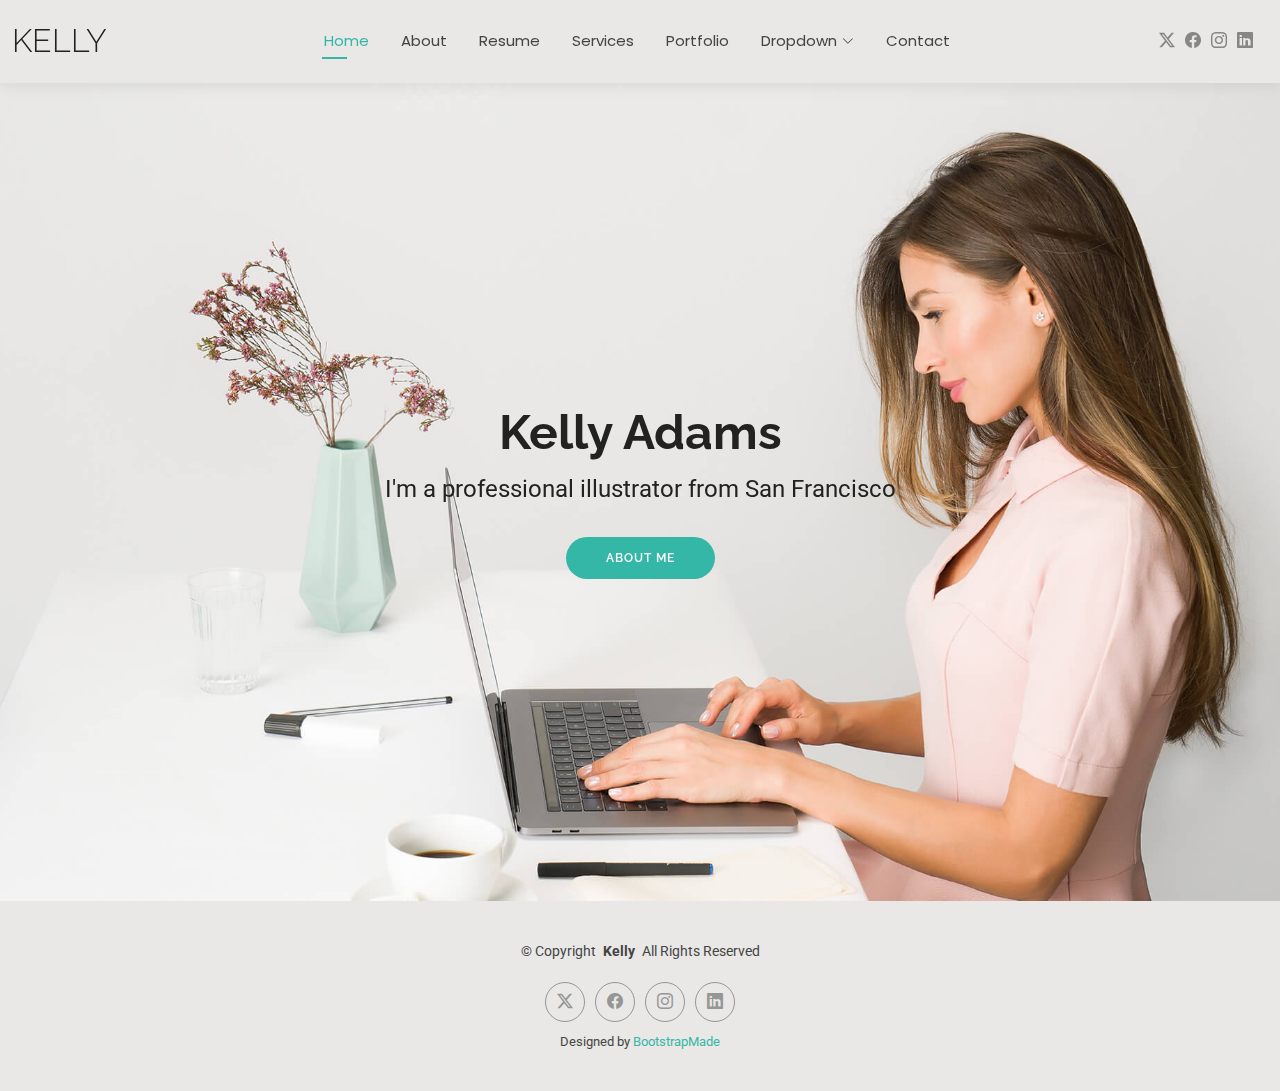
<file: index.html>
<!DOCTYPE html>
<html lang="en">

<head>
  <meta charset="utf-8">
  <meta content="width=device-width, initial-scale=1.0" name="viewport">
  <title>Index - Kelly Bootstrap Template</title>
  <meta name="description" content="">
  <meta name="keywords" content="">

  <!-- Favicons -->
  <link href="assets/img/favicon.png" rel="icon">
  <link href="assets/img/apple-touch-icon.png" rel="apple-touch-icon">

  <!-- Fonts -->
  <link href="https://fonts.googleapis.com" rel="preconnect">
  <link href="https://fonts.gstatic.com" rel="preconnect" crossorigin>
  <link href="https://fonts.googleapis.com/css2?family=Roboto:ital,wght@0,100;0,300;0,400;0,500;0,700;0,900;1,100;1,300;1,400;1,500;1,700;1,900&family=Poppins:ital,wght@0,100;0,200;0,300;0,400;0,500;0,600;0,700;0,800;0,900;1,100;1,200;1,300;1,400;1,500;1,600;1,700;1,800;1,900&family=Raleway:ital,wght@0,100;0,200;0,300;0,400;0,500;0,600;0,700;0,800;0,900;1,100;1,200;1,300;1,400;1,500;1,600;1,700;1,800;1,900&display=swap" rel="stylesheet">

  <!-- Vendor CSS Files -->
  <link href="assets/vendor/bootstrap/css/bootstrap.min.css" rel="stylesheet">
  <link href="assets/vendor/bootstrap-icons/bootstrap-icons.css" rel="stylesheet">
  <link href="assets/vendor/aos/aos.css" rel="stylesheet">
  <link href="assets/vendor/swiper/swiper-bundle.min.css" rel="stylesheet">
  <link href="assets/vendor/glightbox/css/glightbox.min.css" rel="stylesheet">

  <!-- Main CSS File -->
  <link href="assets/css/main.css" rel="stylesheet">

  <!-- =======================================================
  * Template Name: Kelly
  * Template URL: https://bootstrapmade.com/kelly-free-bootstrap-cv-resume-html-template/
  * Updated: Aug 07 2024 with Bootstrap v5.3.3
  * Author: BootstrapMade.com
  * License: https://bootstrapmade.com/license/
  ======================================================== -->
</head>

<body class="index-page">

  <header id="header" class="header d-flex align-items-center light-background sticky-top">
    <div class="container-fluid position-relative d-flex align-items-center justify-content-between">

      <a href="index.html" class="logo d-flex align-items-center me-auto me-xl-0">
        <!-- Uncomment the line below if you also wish to use an image logo -->
        <!-- <img src="assets/img/logo.png" alt=""> -->
        <h1 class="sitename">Kelly</h1>
      </a>

      <nav id="navmenu" class="navmenu">
        <ul>
          <li><a href="index.html" class="active">Home</a></li>
          <li><a href="about.html">About</a></li>
          <li><a href="resume.html">Resume</a></li>
          <li><a href="services.html">Services</a></li>
          <li><a href="portfolio.html">Portfolio</a></li>
          <li class="dropdown"><a href="#"><span>Dropdown</span> <i class="bi bi-chevron-down toggle-dropdown"></i></a>
            <ul>
              <li><a href="#">Dropdown 1</a></li>
              <li class="dropdown"><a href="#"><span>Deep Dropdown</span> <i class="bi bi-chevron-down toggle-dropdown"></i></a>
                <ul>
                  <li><a href="#">Deep Dropdown 1</a></li>
                  <li><a href="#">Deep Dropdown 2</a></li>
                  <li><a href="#">Deep Dropdown 3</a></li>
                  <li><a href="#">Deep Dropdown 4</a></li>
                  <li><a href="#">Deep Dropdown 5</a></li>
                </ul>
              </li>
              <li><a href="#">Dropdown 2</a></li>
              <li><a href="#">Dropdown 3</a></li>
              <li><a href="#">Dropdown 4</a></li>
            </ul>
          </li>
          <li><a href="contact.html">Contact</a></li>
        </ul>
        <i class="mobile-nav-toggle d-xl-none bi bi-list"></i>
      </nav>

      <div class="header-social-links">
        <a href="#" class="twitter"><i class="bi bi-twitter-x"></i></a>
        <a href="#" class="facebook"><i class="bi bi-facebook"></i></a>
        <a href="#" class="instagram"><i class="bi bi-instagram"></i></a>
        <a href="#" class="linkedin"><i class="bi bi-linkedin"></i></a>
      </div>

    </div>
  </header>

  <main class="main">

    <!-- Hero Section -->
    <section id="hero" class="hero section">

      <img src="assets/img/hero-bg.jpg" alt="" data-aos="fade-in">

      <div class="container text-center" data-aos="zoom-out" data-aos-delay="100">
        <div class="row justify-content-center">
          <div class="col-lg-8">
            <h2>Kelly Adams</h2>
            <p>I'm a professional illustrator from San Francisco</p>
            <a href="about.html" class="btn-get-started">About Me</a>
          </div>
        </div>
      </div>

    </section><!-- /Hero Section -->

  </main>

  <footer id="footer" class="footer light-background">

    <div class="container">
      <div class="copyright text-center ">
        <p>© <span>Copyright</span> <strong class="px-1 sitename">Kelly</strong> <span>All Rights Reserved<br></span></p>
      </div>
      <div class="social-links d-flex justify-content-center">
        <a href=""><i class="bi bi-twitter-x"></i></a>
        <a href=""><i class="bi bi-facebook"></i></a>
        <a href=""><i class="bi bi-instagram"></i></a>
        <a href=""><i class="bi bi-linkedin"></i></a>
      </div>
      <div class="credits">
        <!-- All the links in the footer should remain intact. -->
        <!-- You can delete the links only if you've purchased the pro version. -->
        <!-- Licensing information: https://bootstrapmade.com/license/ -->
        <!-- Purchase the pro version with working PHP/AJAX contact form: [buy-url] -->
        Designed by <a href="https://bootstrapmade.com/">BootstrapMade</a>
      </div>
    </div>

  </footer>

  <!-- Scroll Top -->
  <a href="#" id="scroll-top" class="scroll-top d-flex align-items-center justify-content-center"><i class="bi bi-arrow-up-short"></i></a>

  <!-- Preloader -->
  <div id="preloader"></div>

  <!-- Vendor JS Files -->
  <script src="assets/vendor/bootstrap/js/bootstrap.bundle.min.js"></script>
  <script src="assets/vendor/php-email-form/validate.js"></script>
  <script src="assets/vendor/aos/aos.js"></script>
  <script src="assets/vendor/waypoints/noframework.waypoints.js"></script>
  <script src="assets/vendor/purecounter/purecounter_vanilla.js"></script>
  <script src="assets/vendor/swiper/swiper-bundle.min.js"></script>
  <script src="assets/vendor/glightbox/js/glightbox.min.js"></script>
  <script src="assets/vendor/imagesloaded/imagesloaded.pkgd.min.js"></script>
  <script src="assets/vendor/isotope-layout/isotope.pkgd.min.js"></script>

  <!-- Main JS File -->
  <script src="assets/js/main.js"></script>

</body>

</html>
</file>
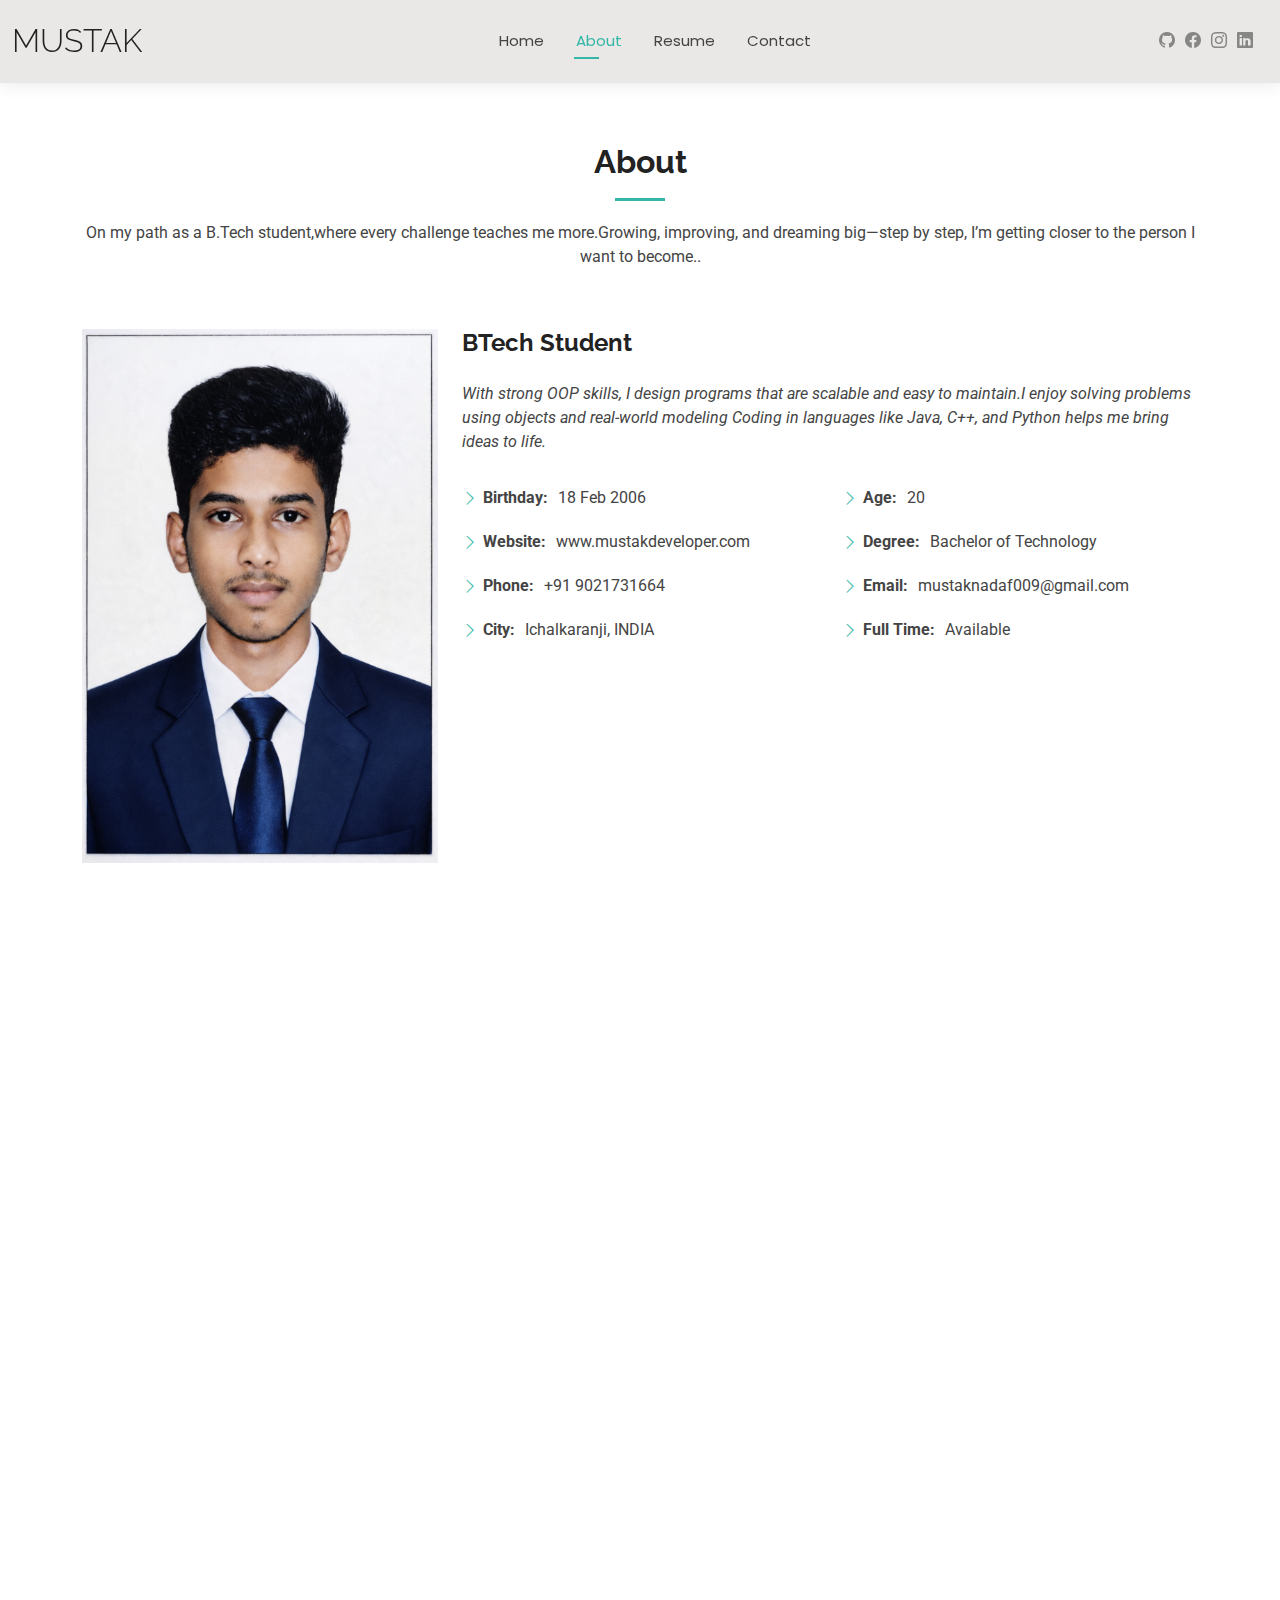
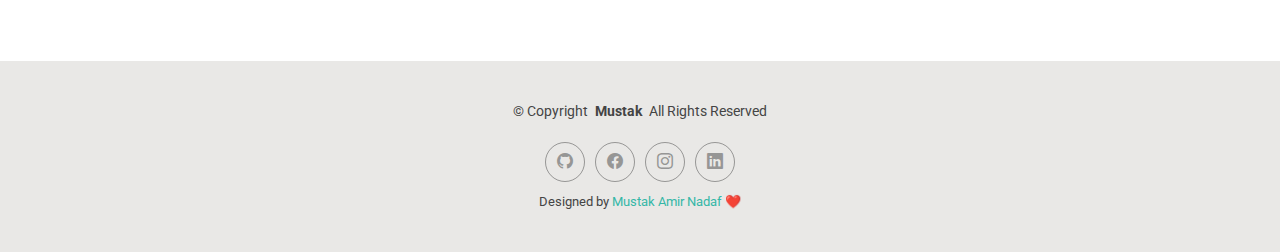
<file: about.html>
<!DOCTYPE html>
<html lang="en">

<head>
  <!-- Google tag (gtag.js) -->
  <script async src="https://www.googletagmanager.com/gtag/js?id=G-9YHCHSNNH6"></script>
  <script>
  window.dataLayer = window.dataLayer || [];
  function gtag(){dataLayer.push(arguments);}
  gtag('js', new Date());

  gtag('config', 'G-9YHCHSNNH6');
</script>
  <!-- Google Analytics Tag End-->
  <meta charset="utf-8">
  <meta content="width=device-width, initial-scale=1.0" name="viewport">
  <title>About - Mustak</title>
  <meta name="description" content="">
  <meta name="keywords" content="">

  <!-- Favicons -->
  <link href="assets/img/favicon.png" rel="icon">
  <link href="assets/img/apple-touch-icon.png" rel="apple-touch-icon">

  <!-- Fonts -->
  <link href="https://fonts.googleapis.com" rel="preconnect">
  <link href="https://fonts.gstatic.com" rel="preconnect" crossorigin>
  <link href="https://fonts.googleapis.com/css2?family=Roboto:ital,wght@0,100;0,300;0,400;0,500;0,700;0,900;1,100;1,300;1,400;1,500;1,700;1,900&family=Poppins:ital,wght@0,100;0,200;0,300;0,400;0,500;0,600;0,700;0,800;0,900;1,100;1,200;1,300;1,400;1,500;1,600;1,700;1,800;1,900&family=Raleway:ital,wght@0,100;0,200;0,300;0,400;0,500;0,600;0,700;0,800;0,900;1,100;1,200;1,300;1,400;1,500;1,600;1,700;1,800;1,900&display=swap" rel="stylesheet">

  <!-- Vendor CSS Files -->
  <link href="assets/vendor/bootstrap/css/bootstrap.min.css" rel="stylesheet">
  <link href="assets/vendor/bootstrap-icons/bootstrap-icons.css" rel="stylesheet">
  <link href="assets/vendor/aos/aos.css" rel="stylesheet">
  <link href="assets/vendor/swiper/swiper-bundle.min.css" rel="stylesheet">
  <link href="assets/vendor/glightbox/css/glightbox.min.css" rel="stylesheet">

  <!-- Main CSS File -->
  <link href="assets/css/main.css" rel="stylesheet">

</head>

<body class="about-page">

  <header id="header" class="header d-flex align-items-center light-background sticky-top">
    <div class="container-fluid position-relative d-flex align-items-center justify-content-between">

      <a href="index.html" class="logo d-flex align-items-center me-auto me-xl-0">
        <!-- Uncomment the line below if you also wish to use an image logo -->
        <!-- <img src="assets/img/logo.png" alt=""> -->
        <h1 class="sitename">Mustak</h1>
      </a>

      <nav id="navmenu" class="navmenu">
        <ul>
          <li><a href="index.html">Home</a></li>
          <li><a href="about.html" class="active">About</a></li>
          <li><a href="resume.html">Resume</a></li>
          <li><a href="contact.html">Contact</a></li>
        </ul>
        <i class="mobile-nav-toggle d-xl-none bi bi-list"></i>
      </nav>

      <div class="header-social-links">
        <a href="https://www.github.com/Mustak-09" class="github"><i class="bi bi-github"></i></a>
        <a href="https://www.facebook.com/Mustak Nadaf/" class="facebook"><i class="bi bi-facebook"></i></a>
        <a href="https://www.instagram.com/mr_mushh_09/" class="instagram"><i class="bi bi-instagram"></i></a>
        <a href="http://www.linkedin.com/in/mustak-nadaf-9709a3379" class="linkedin"><i class="bi bi-linkedin"></i></a>
      </div>

    </div>
  </header>

  <main class="main">

    <!-- About Section -->
    <section id="about" class="about section">

      <!-- Section Title -->
      <div class="container section-title" data-aos="fade-up">
        <h2>About</h2>
        <p>On my path as a B.Tech student,where every challenge teaches me more.Growing, improving, and dreaming big—step by step, I’m getting closer
          to the person I want to become..</p>
      </div><!-- End Section Title -->

      <div class="container" data-aos="fade-up" data-aos-delay="100">

        <div class="row gy-4 justify-content-center">
          <div class="col-lg-4">
            <img src="assets\img\myimage.png" class="img-fluid" alt="Mustak Nadaf">
          </div>
          <div class="col-lg-8 content">
            <h2>BTech Student</h2>
            <p class="fst-italic py-3">
              With strong OOP skills, I design programs that are scalable and easy to maintain.I enjoy solving problems using objects and real-world modeling Coding in languages like Java, C++, and Python
              helps me bring ideas to life.
            </p>
            <div class="row">
              <div class="col-lg-6">
                <ul>
                  <li><i class="bi bi-chevron-right"></i> <strong>Birthday:</strong> <span>18 Feb 2006</span></li>
                  <li><i class="bi bi-chevron-right"></i> <strong>Website:</strong> <span>www.mustakdeveloper.com</span></li>
                  <li><i class="bi bi-chevron-right"></i> <strong>Phone:</strong> <span>+91 9021731664</span></li>
                  <li><i class="bi bi-chevron-right"></i> <strong>City:</strong> <span>Ichalkaranji, INDIA</span></li>
                </ul>
              </div>
              <div class="col-lg-6">
                <ul>
                  <li><i class="bi bi-chevron-right"></i> <strong>Age:</strong> <span>20</span></li>
                  <li><i class="bi bi-chevron-right"></i> <strong>Degree:</strong> <span>Bachelor of Technology</span></li>
                  <li><i class="bi bi-chevron-right"></i> <strong>Email:</strong> <span>mustaknadaf009@gmail.com</span></li>
                  <li><i class="bi bi-chevron-right"></i> <strong>Full Time:</strong> <span>Available</span></li>
                </ul>
              </div>
            </div>
            
          </div>
        </div>

      </div>

    </section><!-- /About Section -->

    <!-- Skills Section -->
    <section id="skills" class="skills section">

      <!-- Section Title -->
      <div class="container section-title" data-aos="fade-up">
        <h2>Skills</h2>
       
      </div><!-- End Section Title -->

      <div class="container" data-aos="fade-up" data-aos-delay="100">

        <div class="row skills-content skills-animation">

          <div class="col-lg-6">

            <div class="progress">
              <span class="skill"><span>Java</span> <i class="val">90%</i></span>
              <div class="progress-bar-wrap">
                <div class="progress-bar" role="progressbar" aria-valuenow="90" aria-valuemin="0" aria-valuemax="100"></div>
              </div>
            </div><!-- End Skills Item -->

            <div class="progress">
              <span class="skill"><span>Python</span> <i class="val">90%</i></span>
              <div class="progress-bar-wrap">
                <div class="progress-bar" role="progressbar" aria-valuenow="90" aria-valuemin="0" aria-valuemax="100"></div>
              </div>
            </div><!-- End Skills Item -->

            <div class="progress">
              <span class="skill"><span>SQL</span> <i class="val">75%</i></span>
              <div class="progress-bar-wrap">
                <div class="progress-bar" role="progressbar" aria-valuenow="75" aria-valuemin="0" aria-valuemax="100"></div>
              </div>
            </div><!-- End Skills Item -->

            <div class="progress">
              <span class="skill"><span>Communication</span> <i class="val">90%</i></span>
              <div class="progress-bar-wrap">
                <div class="progress-bar" role="progressbar" aria-valuenow="90" aria-valuemin="0" aria-valuemax="100"></div>
              </div>
            </div><!-- End Skills Item -->

            <div class="progress">
              <span class="skill"><span>HTML 5</span> <i class="val">95%</i></span>
              <div class="progress-bar-wrap">
                <div class="progress-bar" role="progressbar" aria-valuenow="85" aria-valuemin="0" aria-valuemax="100"></div>
              </div>
            </div><!-- End Skills Item -->
            
            <div class="progress">
              <span class="skill"><span>CSS</span> <i class="val">90%</i></span>
              <div class="progress-bar-wrap">
                <div class="progress-bar" role="progressbar" aria-valuenow="90" aria-valuemin="0" aria-valuemax="100"></div>
              </div>
            </div><!-- End Skills Item -->

            <div class="progress">
              <span class="skill"><span>Java Script</span> <i class="val">75%</i></span>
              <div class="progress-bar-wrap">
                <div class="progress-bar" role="progressbar" aria-valuenow="95" aria-valuemin="0" aria-valuemax="100"></div>
              </div>
            </div><!-- End Skills Item -->

            <div class="progress">
              <span class="skill"><span>C++</span> <i class="val">90%</i></span>
              <div class="progress-bar-wrap">
                <div class="progress-bar" role="progressbar" aria-valuenow="90" aria-valuemin="0" aria-valuemax="100"></div>
              </div>
            </div><!-- End Skills Item -->

          </div>

          <div class="col-lg-6">

            <div class="progress">
              <span class="skill"><span>PHP</span> <i class="val">85%</i></span>
              <div class="progress-bar-wrap">
                <div class="progress-bar" role="progressbar" aria-valuenow="95" aria-valuemin="0" aria-valuemax="100"></div>
              </div>
            </div><!-- End Skills Item -->

            <div class="progress">
              <span class="skill"><span>Team Management</span> <i class="val">85%</i></span>
              <div class="progress-bar-wrap">
                <div class="progress-bar" role="progressbar" aria-valuenow="85" aria-valuemin="0" aria-valuemax="100"></div>
              </div>
            </div><!-- End Skills Item -->

            <div class="progress">
              <span class="skill"><span>DSA</span> <i class="val">65%</i></span>
              <div class="progress-bar-wrap">
                <div class="progress-bar" role="progressbar" aria-valuenow="95" aria-valuemin="0" aria-valuemax="100"></div>
              </div>
            </div><!-- End Skills Item -->

            <div class="progress">
              <span class="skill"><span>Version Control</span> <i class="val">75%</i></span>
              <div class="progress-bar-wrap">
                <div class="progress-bar" role="progressbar" aria-valuenow="95" aria-valuemin="0" aria-valuemax="100"></div>
              </div>
            </div><!-- End Skills Item -->

            <div class="progress">
              <span class="skill"><span>Critical Thinking</span> <i class="val">80%</i></span>
              <div class="progress-bar-wrap">
                <div class="progress-bar" role="progressbar" aria-valuenow="85" aria-valuemin="0" aria-valuemax="100"></div>
              </div>
            </div><!-- End Skills Item -->

            <div class="progress">
              <span class="skill"><span>Presentation Skills</span> <i class="val">95%</i></span>
              <div class="progress-bar-wrap">
                <div class="progress-bar" role="progressbar" aria-valuenow="95" aria-valuemin="0" aria-valuemax="100"></div>
              </div>
            </div><!-- End Skills Item -->

            <div class="progress">
              <span class="skill"><span>Stakeholder Communication</span> <i class="val">90%</i></span>
              <div class="progress-bar-wrap">
                <div class="progress-bar" role="progressbar" aria-valuenow="90" aria-valuemin="0" aria-valuemax="100"></div>
              </div>
            </div><!-- End Skills Item -->

            <div class="progress">
              <span class="skill"><span>Research</span> <i class="val">95%</i></span>
              <div class="progress-bar-wrap">
                <div class="progress-bar" role="progressbar" aria-valuenow="95" aria-valuemin="0" aria-valuemax="100"></div>
              </div>
            </div><!-- End Skills Item -->

          </div>

        </div>

      </div>

    </section><!-- /Skills Section -->

  </main>

  <footer id="footer" class="footer light-background">

    <div class="container">
      <div class="copyright text-center ">
        <p>© <span>Copyright</span> <strong class="px-1 sitename">Mustak</strong> <span>All Rights Reserved<br></span></p>
      </div>
      <div class="social-links d-flex justify-content-center">
        <a href="https://www.github.com/Mustak-09"><i class="bi bi-github"></i></a>
        <a href="https://www.facebook.com/Mustak Nadaf/"><i class="bi bi-facebook"></i></a>
        <a href="https://www.instagram.com/mr_mushh_09/"><i class="bi bi-instagram"></i></a>
        <a href="http://www.linkedin.com/in/mustak-nadaf-9709a3379"><i class="bi bi-linkedin"></i></a>
      </div>
      <div class="credits">
        Designed by <a href="file:///D:/HTML%20at%20home/RushiDeveloper/about.html">Mustak Amir Nadaf ❤️</a>
      </div>
    </div>

  </footer>

  <!-- Scroll Top -->
  <a href="#" id="scroll-top" class="scroll-top d-flex align-items-center justify-content-center"><i class="bi bi-arrow-up-short"></i></a>

  <!-- Preloader -->
  <div id="preloader"></div>

  <!-- Vendor JS Files -->
  <script src="assets/vendor/bootstrap/js/bootstrap.bundle.min.js"></script>
  <script src="assets/vendor/php-email-form/validate.js"></script>
  <script src="assets/vendor/aos/aos.js"></script>
  <script src="assets/vendor/waypoints/noframework.waypoints.js"></script>
  <script src="assets/vendor/purecounter/purecounter_vanilla.js"></script>
  <script src="assets/vendor/swiper/swiper-bundle.min.js"></script>
  <script src="assets/vendor/glightbox/js/glightbox.min.js"></script>
  <script src="assets/vendor/imagesloaded/imagesloaded.pkgd.min.js"></script>
  <script src="assets/vendor/isotope-layout/isotope.pkgd.min.js"></script>

  <!-- Main JS File -->
  <script src="assets/js/main.js"></script>

</body>

</html>
</file>
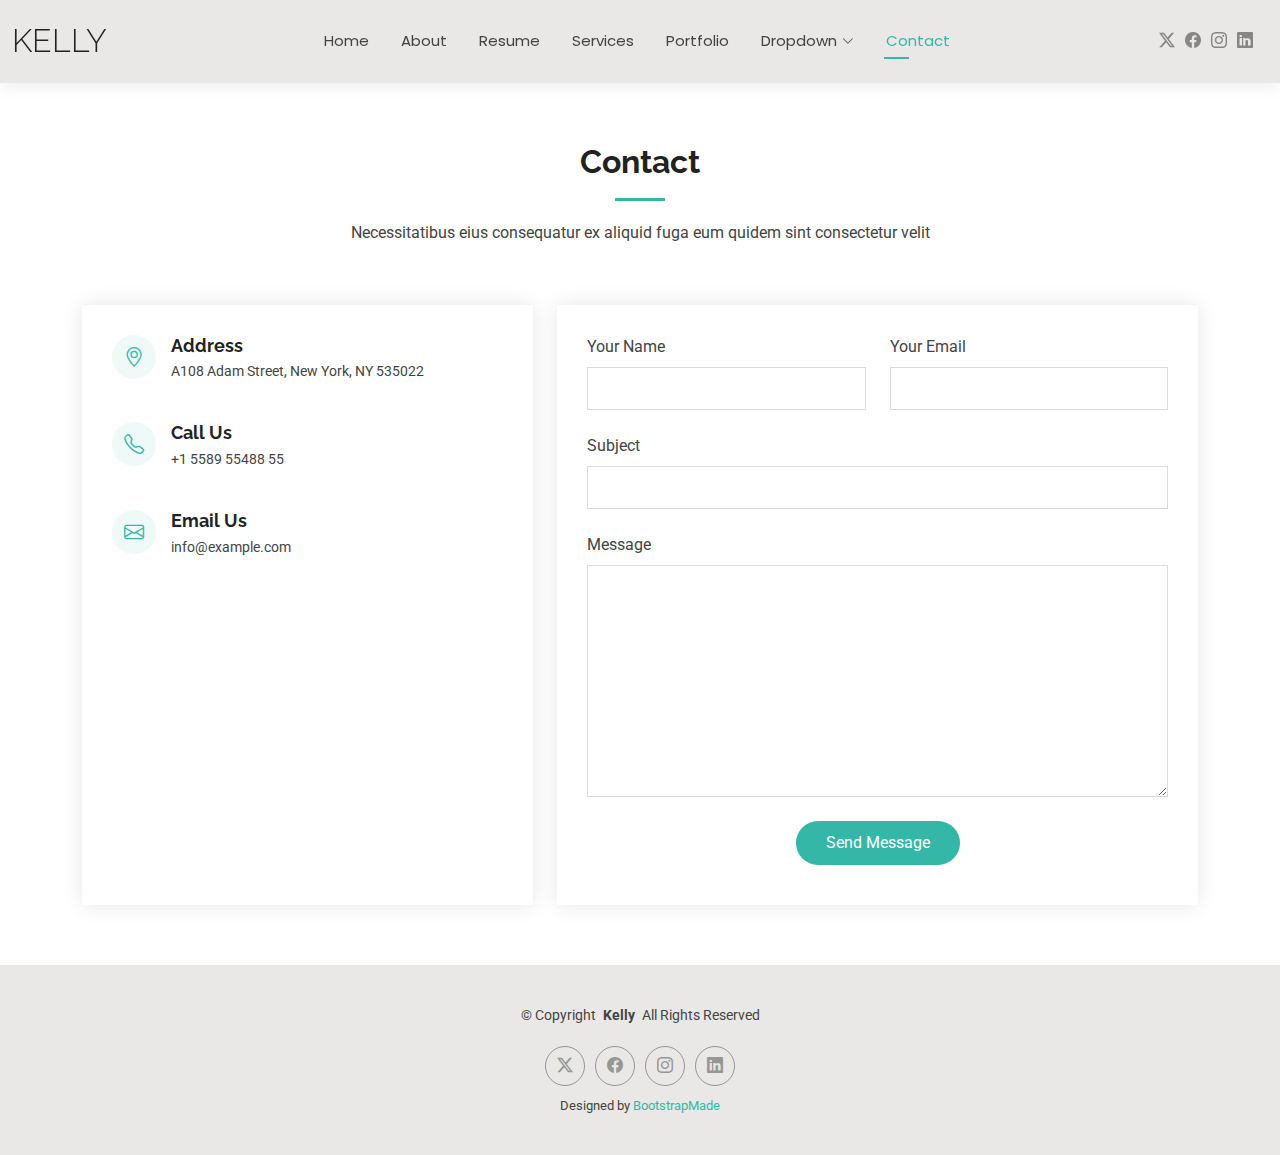
<file: contact.html>
<!DOCTYPE html>
<html lang="en">

<head>
  <meta charset="utf-8">
  <meta content="width=device-width, initial-scale=1.0" name="viewport">
  <title>Contact - Kelly Bootstrap Template</title>
  <meta name="description" content="">
  <meta name="keywords" content="">

  <!-- Favicons -->
  <link href="assets/img/favicon.png" rel="icon">
  <link href="assets/img/apple-touch-icon.png" rel="apple-touch-icon">

  <!-- Fonts -->
  <link href="https://fonts.googleapis.com" rel="preconnect">
  <link href="https://fonts.gstatic.com" rel="preconnect" crossorigin>
  <link href="https://fonts.googleapis.com/css2?family=Roboto:ital,wght@0,100;0,300;0,400;0,500;0,700;0,900;1,100;1,300;1,400;1,500;1,700;1,900&family=Poppins:ital,wght@0,100;0,200;0,300;0,400;0,500;0,600;0,700;0,800;0,900;1,100;1,200;1,300;1,400;1,500;1,600;1,700;1,800;1,900&family=Raleway:ital,wght@0,100;0,200;0,300;0,400;0,500;0,600;0,700;0,800;0,900;1,100;1,200;1,300;1,400;1,500;1,600;1,700;1,800;1,900&display=swap" rel="stylesheet">

  <!-- Vendor CSS Files -->
  <link href="assets/vendor/bootstrap/css/bootstrap.min.css" rel="stylesheet">
  <link href="assets/vendor/bootstrap-icons/bootstrap-icons.css" rel="stylesheet">
  <link href="assets/vendor/aos/aos.css" rel="stylesheet">
  <link href="assets/vendor/swiper/swiper-bundle.min.css" rel="stylesheet">
  <link href="assets/vendor/glightbox/css/glightbox.min.css" rel="stylesheet">

  <!-- Main CSS File -->
  <link href="assets/css/main.css" rel="stylesheet">

  <!-- =======================================================
  * Template Name: Kelly
  * Template URL: https://bootstrapmade.com/kelly-free-bootstrap-cv-resume-html-template/
  * Updated: Aug 07 2024 with Bootstrap v5.3.3
  * Author: BootstrapMade.com
  * License: https://bootstrapmade.com/license/
  ======================================================== -->
</head>

<body class="contact-page">

  <header id="header" class="header d-flex align-items-center light-background sticky-top">
    <div class="container-fluid position-relative d-flex align-items-center justify-content-between">

      <a href="index.html" class="logo d-flex align-items-center me-auto me-xl-0">
        <!-- Uncomment the line below if you also wish to use an image logo -->
        <!-- <img src="assets/img/logo.png" alt=""> -->
        <h1 class="sitename">Kelly</h1>
      </a>

      <nav id="navmenu" class="navmenu">
        <ul>
          <li><a href="index.html">Home</a></li>
          <li><a href="about.html">About</a></li>
          <li><a href="resume.html">Resume</a></li>
          <li><a href="services.html">Services</a></li>
          <li><a href="portfolio.html">Portfolio</a></li>
          <li class="dropdown"><a href="#"><span>Dropdown</span> <i class="bi bi-chevron-down toggle-dropdown"></i></a>
            <ul>
              <li><a href="#">Dropdown 1</a></li>
              <li class="dropdown"><a href="#"><span>Deep Dropdown</span> <i class="bi bi-chevron-down toggle-dropdown"></i></a>
                <ul>
                  <li><a href="#">Deep Dropdown 1</a></li>
                  <li><a href="#">Deep Dropdown 2</a></li>
                  <li><a href="#">Deep Dropdown 3</a></li>
                  <li><a href="#">Deep Dropdown 4</a></li>
                  <li><a href="#">Deep Dropdown 5</a></li>
                </ul>
              </li>
              <li><a href="#">Dropdown 2</a></li>
              <li><a href="#">Dropdown 3</a></li>
              <li><a href="#">Dropdown 4</a></li>
            </ul>
          </li>
          <li><a href="contact.html" class="active">Contact</a></li>
        </ul>
        <i class="mobile-nav-toggle d-xl-none bi bi-list"></i>
      </nav>

      <div class="header-social-links">
        <a href="#" class="twitter"><i class="bi bi-twitter-x"></i></a>
        <a href="#" class="facebook"><i class="bi bi-facebook"></i></a>
        <a href="#" class="instagram"><i class="bi bi-instagram"></i></a>
        <a href="#" class="linkedin"><i class="bi bi-linkedin"></i></a>
      </div>

    </div>
  </header>

  <main class="main">

    <!-- Contact Section -->
    <section id="contact" class="contact section">

      <!-- Section Title -->
      <div class="container section-title" data-aos="fade-up">
        <h2>Contact</h2>
        <p>Necessitatibus eius consequatur ex aliquid fuga eum quidem sint consectetur velit</p>
      </div><!-- End Section Title -->

      <div class="container" data-aos="fade-up" data-aos-delay="100">

        <div class="row gy-4">

          <div class="col-lg-5">

            <div class="info-wrap">
              <div class="info-item d-flex" data-aos="fade-up" data-aos-delay="200">
                <i class="bi bi-geo-alt flex-shrink-0"></i>
                <div>
                  <h3>Address</h3>
                  <p>A108 Adam Street, New York, NY 535022</p>
                </div>
              </div><!-- End Info Item -->

              <div class="info-item d-flex" data-aos="fade-up" data-aos-delay="300">
                <i class="bi bi-telephone flex-shrink-0"></i>
                <div>
                  <h3>Call Us</h3>
                  <p>+1 5589 55488 55</p>
                </div>
              </div><!-- End Info Item -->

              <div class="info-item d-flex" data-aos="fade-up" data-aos-delay="400">
                <i class="bi bi-envelope flex-shrink-0"></i>
                <div>
                  <h3>Email Us</h3>
                  <p>info@example.com</p>
                </div>
              </div><!-- End Info Item -->

              <iframe src="https://www.google.com/maps/embed?pb=!1m14!1m8!1m3!1d48389.78314118045!2d-74.006138!3d40.710059!3m2!1i1024!2i768!4f13.1!3m3!1m2!1s0x89c25a22a3bda30d%3A0xb89d1fe6bc499443!2sDowntown%20Conference%20Center!5e0!3m2!1sen!2sus!4v1676961268712!5m2!1sen!2sus" frameborder="0" style="border:0; width: 100%; height: 270px;" allowfullscreen="" loading="lazy" referrerpolicy="no-referrer-when-downgrade"></iframe>
            </div>
          </div>

          <div class="col-lg-7">
            <form action="forms/contact.php" method="post" class="php-email-form" data-aos="fade-up" data-aos-delay="200">
              <div class="row gy-4">

                <div class="col-md-6">
                  <label for="name-field" class="pb-2">Your Name</label>
                  <input type="text" name="name" id="name-field" class="form-control" required="">
                </div>

                <div class="col-md-6">
                  <label for="email-field" class="pb-2">Your Email</label>
                  <input type="email" class="form-control" name="email" id="email-field" required="">
                </div>

                <div class="col-md-12">
                  <label for="subject-field" class="pb-2">Subject</label>
                  <input type="text" class="form-control" name="subject" id="subject-field" required="">
                </div>

                <div class="col-md-12">
                  <label for="message-field" class="pb-2">Message</label>
                  <textarea class="form-control" name="message" rows="10" id="message-field" required=""></textarea>
                </div>

                <div class="col-md-12 text-center">
                  <div class="loading">Loading</div>
                  <div class="error-message"></div>
                  <div class="sent-message">Your message has been sent. Thank you!</div>

                  <button type="submit">Send Message</button>
                </div>

              </div>
            </form>
          </div><!-- End Contact Form -->

        </div>

      </div>

    </section><!-- /Contact Section -->

  </main>

  <footer id="footer" class="footer light-background">

    <div class="container">
      <div class="copyright text-center ">
        <p>© <span>Copyright</span> <strong class="px-1 sitename">Kelly</strong> <span>All Rights Reserved<br></span></p>
      </div>
      <div class="social-links d-flex justify-content-center">
        <a href=""><i class="bi bi-twitter-x"></i></a>
        <a href=""><i class="bi bi-facebook"></i></a>
        <a href=""><i class="bi bi-instagram"></i></a>
        <a href=""><i class="bi bi-linkedin"></i></a>
      </div>
      <div class="credits">
        <!-- All the links in the footer should remain intact. -->
        <!-- You can delete the links only if you've purchased the pro version. -->
        <!-- Licensing information: https://bootstrapmade.com/license/ -->
        <!-- Purchase the pro version with working PHP/AJAX contact form: [buy-url] -->
        Designed by <a href="https://bootstrapmade.com/">BootstrapMade</a>
      </div>
    </div>

  </footer>

  <!-- Scroll Top -->
  <a href="#" id="scroll-top" class="scroll-top d-flex align-items-center justify-content-center"><i class="bi bi-arrow-up-short"></i></a>

  <!-- Preloader -->
  <div id="preloader"></div>

  <!-- Vendor JS Files -->
  <script src="assets/vendor/bootstrap/js/bootstrap.bundle.min.js"></script>
  <script src="assets/vendor/php-email-form/validate.js"></script>
  <script src="assets/vendor/aos/aos.js"></script>
  <script src="assets/vendor/waypoints/noframework.waypoints.js"></script>
  <script src="assets/vendor/purecounter/purecounter_vanilla.js"></script>
  <script src="assets/vendor/swiper/swiper-bundle.min.js"></script>
  <script src="assets/vendor/glightbox/js/glightbox.min.js"></script>
  <script src="assets/vendor/imagesloaded/imagesloaded.pkgd.min.js"></script>
  <script src="assets/vendor/isotope-layout/isotope.pkgd.min.js"></script>

  <!-- Main JS File -->
  <script src="assets/js/main.js"></script>

</body>

</html>
</file>
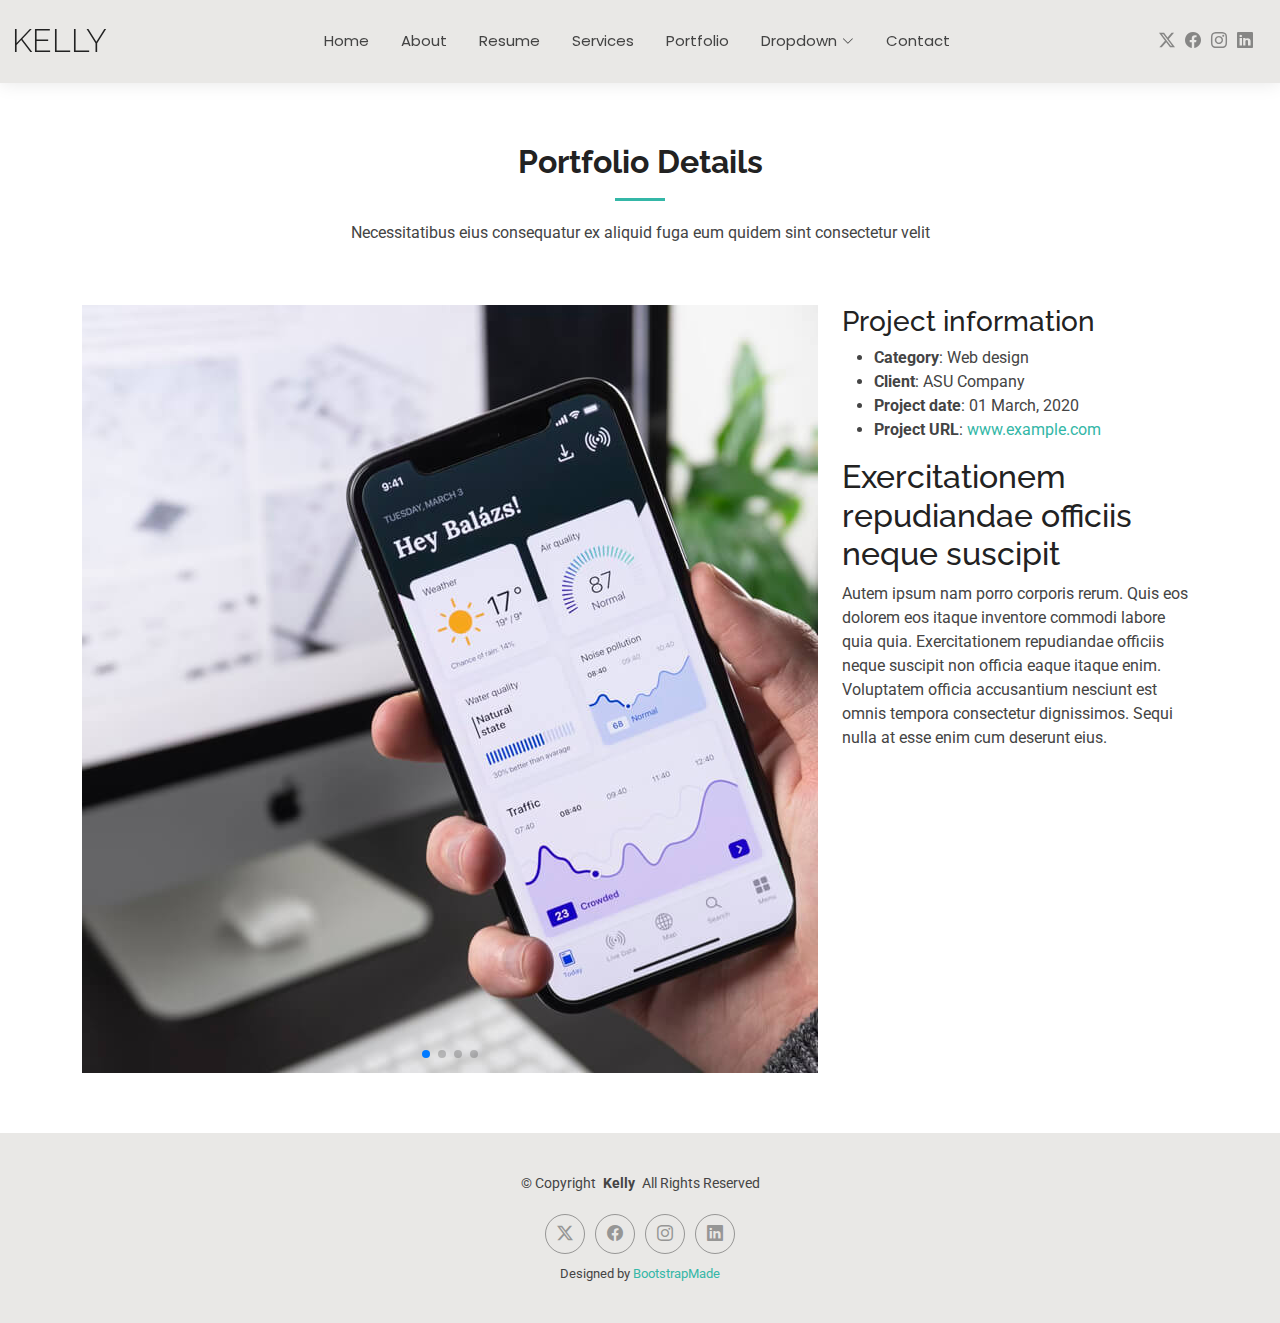
<file: portfolio-details.html>
<!DOCTYPE html>
<html lang="en">

<head>
  <meta charset="utf-8">
  <meta content="width=device-width, initial-scale=1.0" name="viewport">
  <title>Portfolio Details - Kelly Bootstrap Template</title>
  <meta name="description" content="">
  <meta name="keywords" content="">

  <!-- Favicons -->
  <link href="assets/img/favicon.png" rel="icon">
  <link href="assets/img/apple-touch-icon.png" rel="apple-touch-icon">

  <!-- Fonts -->
  <link href="https://fonts.googleapis.com" rel="preconnect">
  <link href="https://fonts.gstatic.com" rel="preconnect" crossorigin>
  <link href="https://fonts.googleapis.com/css2?family=Roboto:ital,wght@0,100;0,300;0,400;0,500;0,700;0,900;1,100;1,300;1,400;1,500;1,700;1,900&family=Poppins:ital,wght@0,100;0,200;0,300;0,400;0,500;0,600;0,700;0,800;0,900;1,100;1,200;1,300;1,400;1,500;1,600;1,700;1,800;1,900&family=Raleway:ital,wght@0,100;0,200;0,300;0,400;0,500;0,600;0,700;0,800;0,900;1,100;1,200;1,300;1,400;1,500;1,600;1,700;1,800;1,900&display=swap" rel="stylesheet">

  <!-- Vendor CSS Files -->
  <link href="assets/vendor/bootstrap/css/bootstrap.min.css" rel="stylesheet">
  <link href="assets/vendor/bootstrap-icons/bootstrap-icons.css" rel="stylesheet">
  <link href="assets/vendor/aos/aos.css" rel="stylesheet">
  <link href="assets/vendor/swiper/swiper-bundle.min.css" rel="stylesheet">
  <link href="assets/vendor/glightbox/css/glightbox.min.css" rel="stylesheet">

  <!-- Main CSS File -->
  <link href="assets/css/main.css" rel="stylesheet">

  <!-- =======================================================
  * Template Name: Kelly
  * Template URL: https://bootstrapmade.com/kelly-free-bootstrap-cv-resume-html-template/
  * Updated: Aug 07 2024 with Bootstrap v5.3.3
  * Author: BootstrapMade.com
  * License: https://bootstrapmade.com/license/
  ======================================================== -->
</head>

<body class="portfolio-details-page">

  <header id="header" class="header d-flex align-items-center light-background sticky-top">
    <div class="container-fluid position-relative d-flex align-items-center justify-content-between">

      <a href="index.html" class="logo d-flex align-items-center me-auto me-xl-0">
        <!-- Uncomment the line below if you also wish to use an image logo -->
        <!-- <img src="assets/img/logo.png" alt=""> -->
        <h1 class="sitename">Kelly</h1>
      </a>

      <nav id="navmenu" class="navmenu">
        <ul>
          <li><a href="index.html">Home</a></li>
          <li><a href="about.html">About</a></li>
          <li><a href="resume.html">Resume</a></li>
          <li><a href="services.html">Services</a></li>
          <li><a href="portfolio.html">Portfolio</a></li>
          <li class="dropdown"><a href="#"><span>Dropdown</span> <i class="bi bi-chevron-down toggle-dropdown"></i></a>
            <ul>
              <li><a href="#">Dropdown 1</a></li>
              <li class="dropdown"><a href="#"><span>Deep Dropdown</span> <i class="bi bi-chevron-down toggle-dropdown"></i></a>
                <ul>
                  <li><a href="#">Deep Dropdown 1</a></li>
                  <li><a href="#">Deep Dropdown 2</a></li>
                  <li><a href="#">Deep Dropdown 3</a></li>
                  <li><a href="#">Deep Dropdown 4</a></li>
                  <li><a href="#">Deep Dropdown 5</a></li>
                </ul>
              </li>
              <li><a href="#">Dropdown 2</a></li>
              <li><a href="#">Dropdown 3</a></li>
              <li><a href="#">Dropdown 4</a></li>
            </ul>
          </li>
          <li><a href="contact.html">Contact</a></li>
        </ul>
        <i class="mobile-nav-toggle d-xl-none bi bi-list"></i>
      </nav>

      <div class="header-social-links">
        <a href="#" class="twitter"><i class="bi bi-twitter-x"></i></a>
        <a href="#" class="facebook"><i class="bi bi-facebook"></i></a>
        <a href="#" class="instagram"><i class="bi bi-instagram"></i></a>
        <a href="#" class="linkedin"><i class="bi bi-linkedin"></i></a>
      </div>

    </div>
  </header>

  <main class="main">

    <!-- Portfolio Details Section -->
    <section id="portfolio-details" class="portfolio-details section">

      <!-- Section Title -->
      <div class="container section-title" data-aos="fade-up">
        <h2>Portfolio Details</h2>
        <p>Necessitatibus eius consequatur ex aliquid fuga eum quidem sint consectetur velit</p>
      </div><!-- End Section Title -->

      <div class="container" data-aos="fade-up" data-aos-delay="100">

        <div class="row gy-4">

          <div class="col-lg-8">
            <div class="portfolio-details-slider swiper init-swiper">

              <script type="application/json" class="swiper-config">
                {
                  "loop": true,
                  "speed": 600,
                  "autoplay": {
                    "delay": 5000
                  },
                  "slidesPerView": "auto",
                  "pagination": {
                    "el": ".swiper-pagination",
                    "type": "bullets",
                    "clickable": true
                  }
                }
              </script>

              <div class="swiper-wrapper align-items-center">

                <div class="swiper-slide">
                  <img src="assets/img/portfolio/app-1.jpg" alt="">
                </div>

                <div class="swiper-slide">
                  <img src="assets/img/portfolio/product-1.jpg" alt="">
                </div>

                <div class="swiper-slide">
                  <img src="assets/img/portfolio/branding-1.jpg" alt="">
                </div>

                <div class="swiper-slide">
                  <img src="assets/img/portfolio/books-1.jpg" alt="">
                </div>

              </div>
              <div class="swiper-pagination"></div>
            </div>
          </div>

          <div class="col-lg-4">
            <div class="portfolio-info" data-aos="fade-up" data-aos-delay="200">
              <h3>Project information</h3>
              <ul>
                <li><strong>Category</strong>: Web design</li>
                <li><strong>Client</strong>: ASU Company</li>
                <li><strong>Project date</strong>: 01 March, 2020</li>
                <li><strong>Project URL</strong>: <a href="#">www.example.com</a></li>
              </ul>
            </div>
            <div class="portfolio-description" data-aos="fade-up" data-aos-delay="300">
              <h2>Exercitationem repudiandae officiis neque suscipit</h2>
              <p>
                Autem ipsum nam porro corporis rerum. Quis eos dolorem eos itaque inventore commodi labore quia quia. Exercitationem repudiandae officiis neque suscipit non officia eaque itaque enim. Voluptatem officia accusantium nesciunt est omnis tempora consectetur dignissimos. Sequi nulla at esse enim cum deserunt eius.
              </p>
            </div>
          </div>

        </div>

      </div>

    </section><!-- /Portfolio Details Section -->

  </main>

  <footer id="footer" class="footer light-background">

    <div class="container">
      <div class="copyright text-center ">
        <p>© <span>Copyright</span> <strong class="px-1 sitename">Kelly</strong> <span>All Rights Reserved<br></span></p>
      </div>
      <div class="social-links d-flex justify-content-center">
        <a href=""><i class="bi bi-twitter-x"></i></a>
        <a href=""><i class="bi bi-facebook"></i></a>
        <a href=""><i class="bi bi-instagram"></i></a>
        <a href=""><i class="bi bi-linkedin"></i></a>
      </div>
      <div class="credits">
        <!-- All the links in the footer should remain intact. -->
        <!-- You can delete the links only if you've purchased the pro version. -->
        <!-- Licensing information: https://bootstrapmade.com/license/ -->
        <!-- Purchase the pro version with working PHP/AJAX contact form: [buy-url] -->
        Designed by <a href="https://bootstrapmade.com/">BootstrapMade</a>
      </div>
    </div>

  </footer>

  <!-- Scroll Top -->
  <a href="#" id="scroll-top" class="scroll-top d-flex align-items-center justify-content-center"><i class="bi bi-arrow-up-short"></i></a>

  <!-- Preloader -->
  <div id="preloader"></div>

  <!-- Vendor JS Files -->
  <script src="assets/vendor/bootstrap/js/bootstrap.bundle.min.js"></script>
  <script src="assets/vendor/php-email-form/validate.js"></script>
  <script src="assets/vendor/aos/aos.js"></script>
  <script src="assets/vendor/waypoints/noframework.waypoints.js"></script>
  <script src="assets/vendor/purecounter/purecounter_vanilla.js"></script>
  <script src="assets/vendor/swiper/swiper-bundle.min.js"></script>
  <script src="assets/vendor/glightbox/js/glightbox.min.js"></script>
  <script src="assets/vendor/imagesloaded/imagesloaded.pkgd.min.js"></script>
  <script src="assets/vendor/isotope-layout/isotope.pkgd.min.js"></script>

  <!-- Main JS File -->
  <script src="assets/js/main.js"></script>

</body>

</html>
</file>
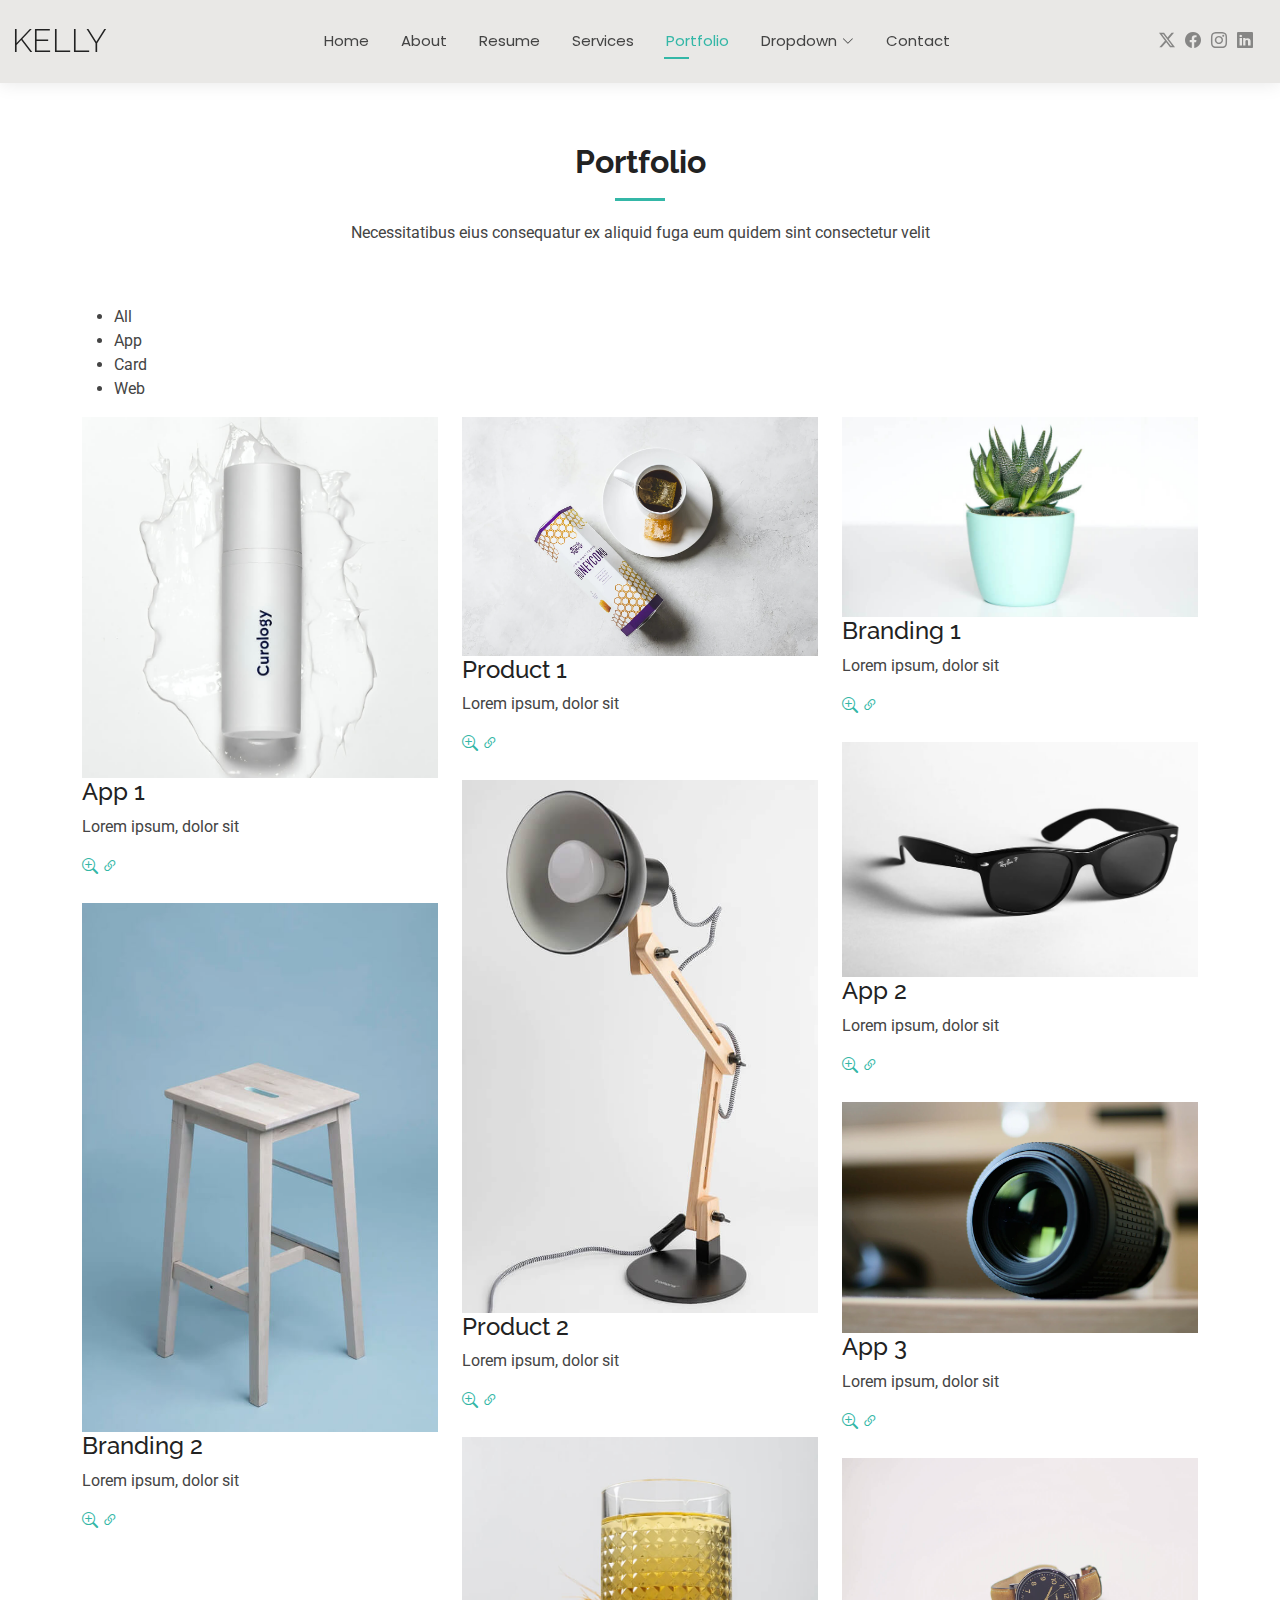
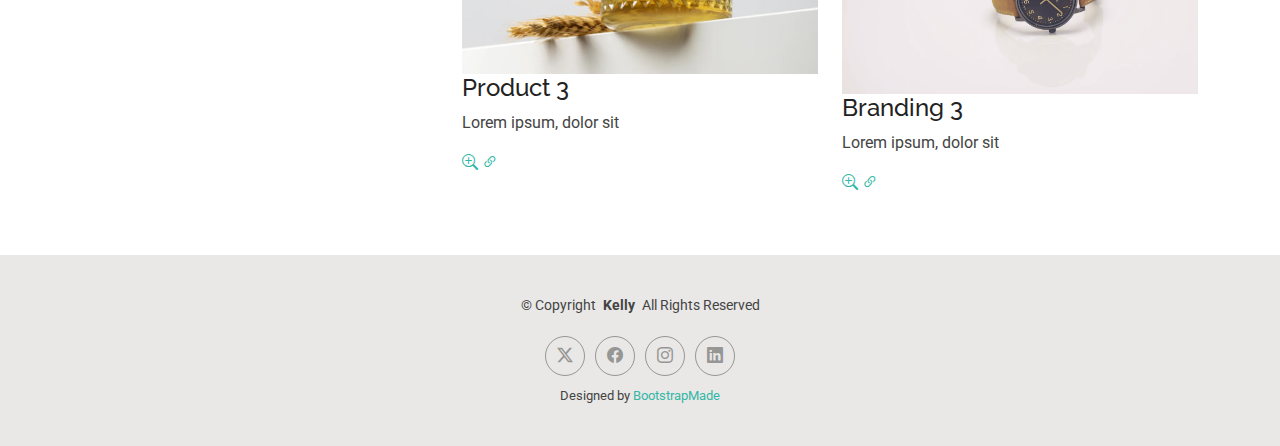
<file: portfolio.html>
<!DOCTYPE html>
<html lang="en">

<head>
  <meta charset="utf-8">
  <meta content="width=device-width, initial-scale=1.0" name="viewport">
  <title>Portfolio - Kelly Bootstrap Template</title>
  <meta name="description" content="">
  <meta name="keywords" content="">

  <!-- Favicons -->
  <link href="assets/img/favicon.png" rel="icon">
  <link href="assets/img/apple-touch-icon.png" rel="apple-touch-icon">

  <!-- Fonts -->
  <link href="https://fonts.googleapis.com" rel="preconnect">
  <link href="https://fonts.gstatic.com" rel="preconnect" crossorigin>
  <link href="https://fonts.googleapis.com/css2?family=Roboto:ital,wght@0,100;0,300;0,400;0,500;0,700;0,900;1,100;1,300;1,400;1,500;1,700;1,900&family=Poppins:ital,wght@0,100;0,200;0,300;0,400;0,500;0,600;0,700;0,800;0,900;1,100;1,200;1,300;1,400;1,500;1,600;1,700;1,800;1,900&family=Raleway:ital,wght@0,100;0,200;0,300;0,400;0,500;0,600;0,700;0,800;0,900;1,100;1,200;1,300;1,400;1,500;1,600;1,700;1,800;1,900&display=swap" rel="stylesheet">

  <!-- Vendor CSS Files -->
  <link href="assets/vendor/bootstrap/css/bootstrap.min.css" rel="stylesheet">
  <link href="assets/vendor/bootstrap-icons/bootstrap-icons.css" rel="stylesheet">
  <link href="assets/vendor/aos/aos.css" rel="stylesheet">
  <link href="assets/vendor/swiper/swiper-bundle.min.css" rel="stylesheet">
  <link href="assets/vendor/glightbox/css/glightbox.min.css" rel="stylesheet">

  <!-- Main CSS File -->
  <link href="assets/css/main.css" rel="stylesheet">

  <!-- =======================================================
  * Template Name: Kelly
  * Template URL: https://bootstrapmade.com/kelly-free-bootstrap-cv-resume-html-template/
  * Updated: Aug 07 2024 with Bootstrap v5.3.3
  * Author: BootstrapMade.com
  * License: https://bootstrapmade.com/license/
  ======================================================== -->
</head>

<body class="portfolio-page">

  <header id="header" class="header d-flex align-items-center light-background sticky-top">
    <div class="container-fluid position-relative d-flex align-items-center justify-content-between">

      <a href="index.html" class="logo d-flex align-items-center me-auto me-xl-0">
        <!-- Uncomment the line below if you also wish to use an image logo -->
        <!-- <img src="assets/img/logo.png" alt=""> -->
        <h1 class="sitename">Kelly</h1>
      </a>

      <nav id="navmenu" class="navmenu">
        <ul>
          <li><a href="index.html">Home</a></li>
          <li><a href="about.html">About</a></li>
          <li><a href="resume.html">Resume</a></li>
          <li><a href="services.html">Services</a></li>
          <li><a href="portfolio.html" class="active">Portfolio</a></li>
          <li class="dropdown"><a href="#"><span>Dropdown</span> <i class="bi bi-chevron-down toggle-dropdown"></i></a>
            <ul>
              <li><a href="#">Dropdown 1</a></li>
              <li class="dropdown"><a href="#"><span>Deep Dropdown</span> <i class="bi bi-chevron-down toggle-dropdown"></i></a>
                <ul>
                  <li><a href="#">Deep Dropdown 1</a></li>
                  <li><a href="#">Deep Dropdown 2</a></li>
                  <li><a href="#">Deep Dropdown 3</a></li>
                  <li><a href="#">Deep Dropdown 4</a></li>
                  <li><a href="#">Deep Dropdown 5</a></li>
                </ul>
              </li>
              <li><a href="#">Dropdown 2</a></li>
              <li><a href="#">Dropdown 3</a></li>
              <li><a href="#">Dropdown 4</a></li>
            </ul>
          </li>
          <li><a href="contact.html">Contact</a></li>
        </ul>
        <i class="mobile-nav-toggle d-xl-none bi bi-list"></i>
      </nav>

      <div class="header-social-links">
        <a href="#" class="twitter"><i class="bi bi-twitter-x"></i></a>
        <a href="#" class="facebook"><i class="bi bi-facebook"></i></a>
        <a href="#" class="instagram"><i class="bi bi-instagram"></i></a>
        <a href="#" class="linkedin"><i class="bi bi-linkedin"></i></a>
      </div>

    </div>
  </header>

  <main class="main">

    <!-- Portfolio Section -->
    <section id="portfolio" class="portfolio section">

      <!-- Section Title -->
      <div class="container section-title" data-aos="fade-up">
        <h2>Portfolio</h2>
        <p>Necessitatibus eius consequatur ex aliquid fuga eum quidem sint consectetur velit</p>
      </div><!-- End Section Title -->

      <div class="container">

        <div class="isotope-layout" data-default-filter="*" data-layout="masonry" data-sort="original-order">

          <ul class="portfolio-filters isotope-filters" data-aos="fade-up" data-aos-delay="100">
            <li data-filter="*" class="filter-active">All</li>
            <li data-filter=".filter-app">App</li>
            <li data-filter=".filter-product">Card</li>
            <li data-filter=".filter-branding">Web</li>
          </ul><!-- End Portfolio Filters -->

          <div class="row gy-4 isotope-container" data-aos="fade-up" data-aos-delay="200">

            <div class="col-lg-4 col-md-6 portfolio-item isotope-item filter-app">
              <img src="assets/img/masonry-portfolio/masonry-portfolio-1.jpg" class="img-fluid" alt="">
              <div class="portfolio-info">
                <h4>App 1</h4>
                <p>Lorem ipsum, dolor sit</p>
                <a href="assets/img/masonry-portfolio/masonry-portfolio-1.jpg" title="App 1" data-gallery="portfolio-gallery-app" class="glightbox preview-link"><i class="bi bi-zoom-in"></i></a>
                <a href="portfolio-details.html" title="More Details" class="details-link"><i class="bi bi-link-45deg"></i></a>
              </div>
            </div><!-- End Portfolio Item -->

            <div class="col-lg-4 col-md-6 portfolio-item isotope-item filter-product">
              <img src="assets/img/masonry-portfolio/masonry-portfolio-2.jpg" class="img-fluid" alt="">
              <div class="portfolio-info">
                <h4>Product 1</h4>
                <p>Lorem ipsum, dolor sit</p>
                <a href="assets/img/masonry-portfolio/masonry-portfolio-2.jpg" title="Product 1" data-gallery="portfolio-gallery-product" class="glightbox preview-link"><i class="bi bi-zoom-in"></i></a>
                <a href="portfolio-details.html" title="More Details" class="details-link"><i class="bi bi-link-45deg"></i></a>
              </div>
            </div><!-- End Portfolio Item -->

            <div class="col-lg-4 col-md-6 portfolio-item isotope-item filter-branding">
              <img src="assets/img/masonry-portfolio/masonry-portfolio-3.jpg" class="img-fluid" alt="">
              <div class="portfolio-info">
                <h4>Branding 1</h4>
                <p>Lorem ipsum, dolor sit</p>
                <a href="assets/img/masonry-portfolio/masonry-portfolio-3.jpg" title="Branding 1" data-gallery="portfolio-gallery-branding" class="glightbox preview-link"><i class="bi bi-zoom-in"></i></a>
                <a href="portfolio-details.html" title="More Details" class="details-link"><i class="bi bi-link-45deg"></i></a>
              </div>
            </div><!-- End Portfolio Item -->

            <div class="col-lg-4 col-md-6 portfolio-item isotope-item filter-app">
              <img src="assets/img/masonry-portfolio/masonry-portfolio-4.jpg" class="img-fluid" alt="">
              <div class="portfolio-info">
                <h4>App 2</h4>
                <p>Lorem ipsum, dolor sit</p>
                <a href="assets/img/masonry-portfolio/masonry-portfolio-4.jpg" title="App 2" data-gallery="portfolio-gallery-app" class="glightbox preview-link"><i class="bi bi-zoom-in"></i></a>
                <a href="portfolio-details.html" title="More Details" class="details-link"><i class="bi bi-link-45deg"></i></a>
              </div>
            </div><!-- End Portfolio Item -->

            <div class="col-lg-4 col-md-6 portfolio-item isotope-item filter-product">
              <img src="assets/img/masonry-portfolio/masonry-portfolio-5.jpg" class="img-fluid" alt="">
              <div class="portfolio-info">
                <h4>Product 2</h4>
                <p>Lorem ipsum, dolor sit</p>
                <a href="assets/img/masonry-portfolio/masonry-portfolio-5.jpg" title="Product 2" data-gallery="portfolio-gallery-product" class="glightbox preview-link"><i class="bi bi-zoom-in"></i></a>
                <a href="portfolio-details.html" title="More Details" class="details-link"><i class="bi bi-link-45deg"></i></a>
              </div>
            </div><!-- End Portfolio Item -->

            <div class="col-lg-4 col-md-6 portfolio-item isotope-item filter-branding">
              <img src="assets/img/masonry-portfolio/masonry-portfolio-6.jpg" class="img-fluid" alt="">
              <div class="portfolio-info">
                <h4>Branding 2</h4>
                <p>Lorem ipsum, dolor sit</p>
                <a href="assets/img/masonry-portfolio/masonry-portfolio-6.jpg" title="Branding 2" data-gallery="portfolio-gallery-branding" class="glightbox preview-link"><i class="bi bi-zoom-in"></i></a>
                <a href="portfolio-details.html" title="More Details" class="details-link"><i class="bi bi-link-45deg"></i></a>
              </div>
            </div><!-- End Portfolio Item -->

            <div class="col-lg-4 col-md-6 portfolio-item isotope-item filter-app">
              <img src="assets/img/masonry-portfolio/masonry-portfolio-7.jpg" class="img-fluid" alt="">
              <div class="portfolio-info">
                <h4>App 3</h4>
                <p>Lorem ipsum, dolor sit</p>
                <a href="assets/img/masonry-portfolio/masonry-portfolio-7.jpg" title="App 3" data-gallery="portfolio-gallery-app" class="glightbox preview-link"><i class="bi bi-zoom-in"></i></a>
                <a href="portfolio-details.html" title="More Details" class="details-link"><i class="bi bi-link-45deg"></i></a>
              </div>
            </div><!-- End Portfolio Item -->

            <div class="col-lg-4 col-md-6 portfolio-item isotope-item filter-product">
              <img src="assets/img/masonry-portfolio/masonry-portfolio-8.jpg" class="img-fluid" alt="">
              <div class="portfolio-info">
                <h4>Product 3</h4>
                <p>Lorem ipsum, dolor sit</p>
                <a href="assets/img/masonry-portfolio/masonry-portfolio-8.jpg" title="Product 3" data-gallery="portfolio-gallery-product" class="glightbox preview-link"><i class="bi bi-zoom-in"></i></a>
                <a href="portfolio-details.html" title="More Details" class="details-link"><i class="bi bi-link-45deg"></i></a>
              </div>
            </div><!-- End Portfolio Item -->

            <div class="col-lg-4 col-md-6 portfolio-item isotope-item filter-branding">
              <img src="assets/img/masonry-portfolio/masonry-portfolio-9.jpg" class="img-fluid" alt="">
              <div class="portfolio-info">
                <h4>Branding 3</h4>
                <p>Lorem ipsum, dolor sit</p>
                <a href="assets/img/masonry-portfolio/masonry-portfolio-9.jpg" title="Branding 2" data-gallery="portfolio-gallery-branding" class="glightbox preview-link"><i class="bi bi-zoom-in"></i></a>
                <a href="portfolio-details.html" title="More Details" class="details-link"><i class="bi bi-link-45deg"></i></a>
              </div>
            </div><!-- End Portfolio Item -->

          </div><!-- End Portfolio Container -->

        </div>

      </div>

    </section><!-- /Portfolio Section -->

  </main>

  <footer id="footer" class="footer light-background">

    <div class="container">
      <div class="copyright text-center ">
        <p>© <span>Copyright</span> <strong class="px-1 sitename">Kelly</strong> <span>All Rights Reserved<br></span></p>
      </div>
      <div class="social-links d-flex justify-content-center">
        <a href=""><i class="bi bi-twitter-x"></i></a>
        <a href=""><i class="bi bi-facebook"></i></a>
        <a href=""><i class="bi bi-instagram"></i></a>
        <a href=""><i class="bi bi-linkedin"></i></a>
      </div>
      <div class="credits">
        <!-- All the links in the footer should remain intact. -->
        <!-- You can delete the links only if you've purchased the pro version. -->
        <!-- Licensing information: https://bootstrapmade.com/license/ -->
        <!-- Purchase the pro version with working PHP/AJAX contact form: [buy-url] -->
        Designed by <a href="https://bootstrapmade.com/">BootstrapMade</a>
      </div>
    </div>

  </footer>

  <!-- Scroll Top -->
  <a href="#" id="scroll-top" class="scroll-top d-flex align-items-center justify-content-center"><i class="bi bi-arrow-up-short"></i></a>

  <!-- Preloader -->
  <div id="preloader"></div>

  <!-- Vendor JS Files -->
  <script src="assets/vendor/bootstrap/js/bootstrap.bundle.min.js"></script>
  <script src="assets/vendor/php-email-form/validate.js"></script>
  <script src="assets/vendor/aos/aos.js"></script>
  <script src="assets/vendor/waypoints/noframework.waypoints.js"></script>
  <script src="assets/vendor/purecounter/purecounter_vanilla.js"></script>
  <script src="assets/vendor/swiper/swiper-bundle.min.js"></script>
  <script src="assets/vendor/glightbox/js/glightbox.min.js"></script>
  <script src="assets/vendor/imagesloaded/imagesloaded.pkgd.min.js"></script>
  <script src="assets/vendor/isotope-layout/isotope.pkgd.min.js"></script>

  <!-- Main JS File -->
  <script src="assets/js/main.js"></script>

</body>

</html>
</file>
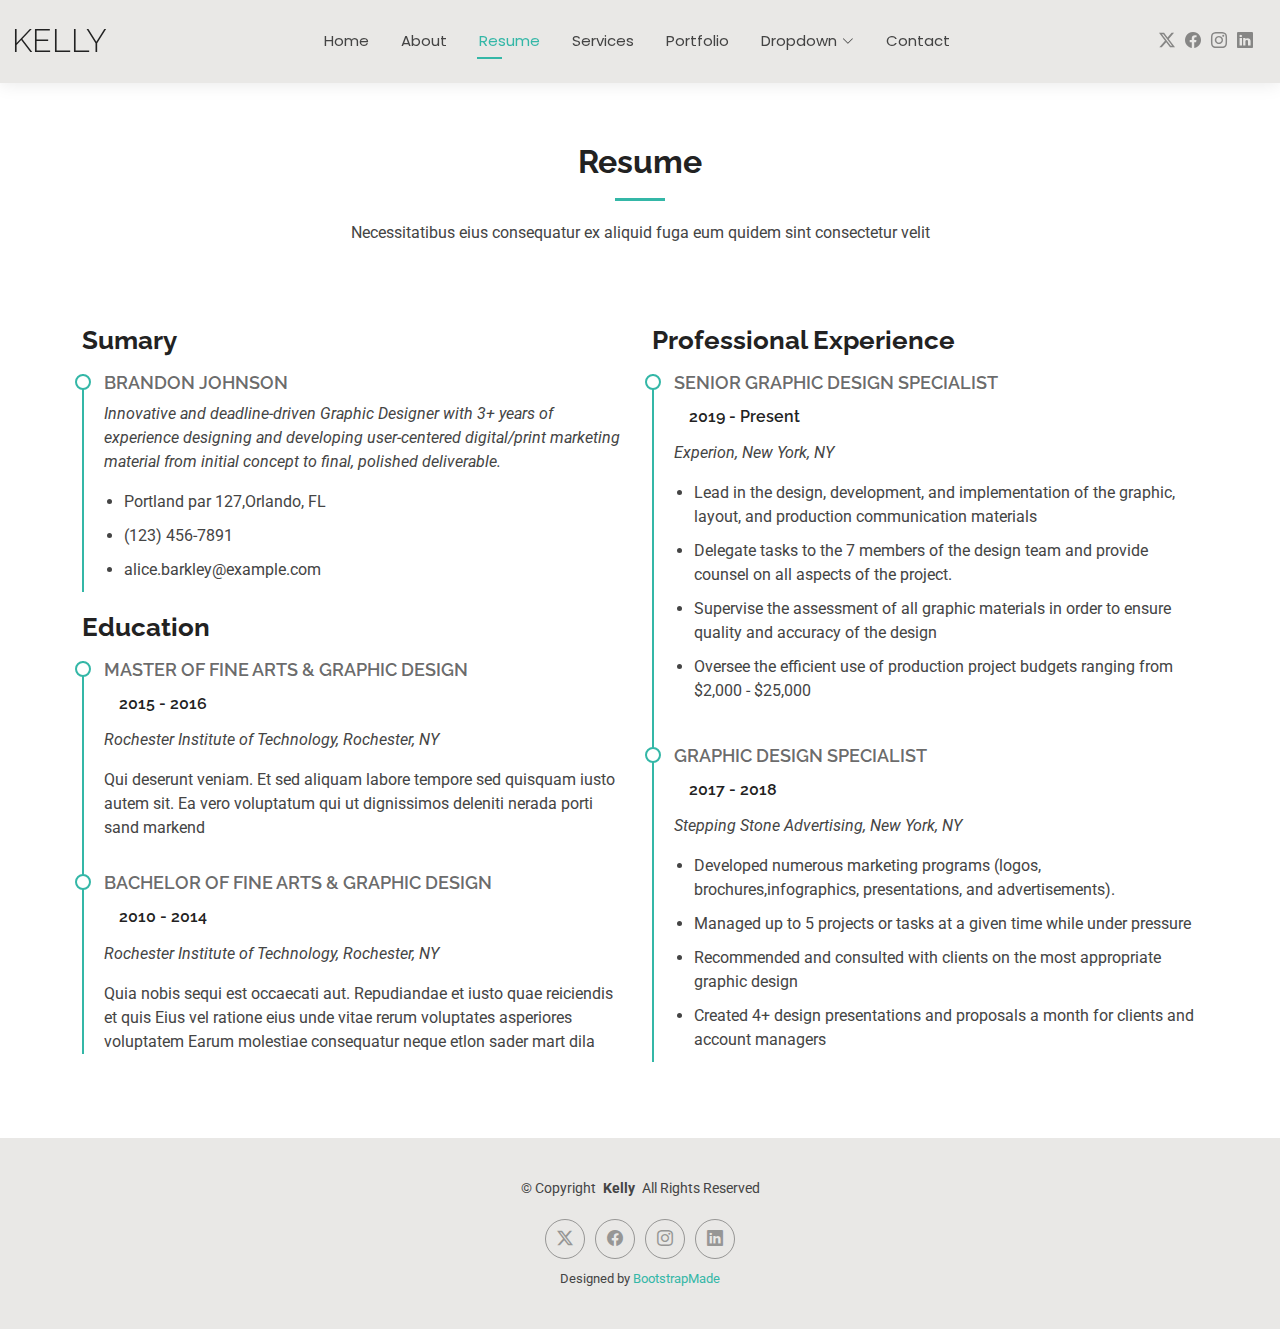
<file: resume.html>
<!DOCTYPE html>
<html lang="en">

<head>
  <meta charset="utf-8">
  <meta content="width=device-width, initial-scale=1.0" name="viewport">
  <title>Resume - Kelly Bootstrap Template</title>
  <meta name="description" content="">
  <meta name="keywords" content="">

  <!-- Favicons -->
  <link href="assets/img/favicon.png" rel="icon">
  <link href="assets/img/apple-touch-icon.png" rel="apple-touch-icon">

  <!-- Fonts -->
  <link href="https://fonts.googleapis.com" rel="preconnect">
  <link href="https://fonts.gstatic.com" rel="preconnect" crossorigin>
  <link href="https://fonts.googleapis.com/css2?family=Roboto:ital,wght@0,100;0,300;0,400;0,500;0,700;0,900;1,100;1,300;1,400;1,500;1,700;1,900&family=Poppins:ital,wght@0,100;0,200;0,300;0,400;0,500;0,600;0,700;0,800;0,900;1,100;1,200;1,300;1,400;1,500;1,600;1,700;1,800;1,900&family=Raleway:ital,wght@0,100;0,200;0,300;0,400;0,500;0,600;0,700;0,800;0,900;1,100;1,200;1,300;1,400;1,500;1,600;1,700;1,800;1,900&display=swap" rel="stylesheet">

  <!-- Vendor CSS Files -->
  <link href="assets/vendor/bootstrap/css/bootstrap.min.css" rel="stylesheet">
  <link href="assets/vendor/bootstrap-icons/bootstrap-icons.css" rel="stylesheet">
  <link href="assets/vendor/aos/aos.css" rel="stylesheet">
  <link href="assets/vendor/swiper/swiper-bundle.min.css" rel="stylesheet">
  <link href="assets/vendor/glightbox/css/glightbox.min.css" rel="stylesheet">

  <!-- Main CSS File -->
  <link href="assets/css/main.css" rel="stylesheet">

  <!-- =======================================================
  * Template Name: Kelly
  * Template URL: https://bootstrapmade.com/kelly-free-bootstrap-cv-resume-html-template/
  * Updated: Aug 07 2024 with Bootstrap v5.3.3
  * Author: BootstrapMade.com
  * License: https://bootstrapmade.com/license/
  ======================================================== -->
</head>

<body class="resume-page">

  <header id="header" class="header d-flex align-items-center light-background sticky-top">
    <div class="container-fluid position-relative d-flex align-items-center justify-content-between">

      <a href="index.html" class="logo d-flex align-items-center me-auto me-xl-0">
        <!-- Uncomment the line below if you also wish to use an image logo -->
        <!-- <img src="assets/img/logo.png" alt=""> -->
        <h1 class="sitename">Kelly</h1>
      </a>

      <nav id="navmenu" class="navmenu">
        <ul>
          <li><a href="index.html">Home</a></li>
          <li><a href="about.html">About</a></li>
          <li><a href="resume.html" class="active">Resume</a></li>
          <li><a href="services.html">Services</a></li>
          <li><a href="portfolio.html">Portfolio</a></li>
          <li class="dropdown"><a href="#"><span>Dropdown</span> <i class="bi bi-chevron-down toggle-dropdown"></i></a>
            <ul>
              <li><a href="#">Dropdown 1</a></li>
              <li class="dropdown"><a href="#"><span>Deep Dropdown</span> <i class="bi bi-chevron-down toggle-dropdown"></i></a>
                <ul>
                  <li><a href="#">Deep Dropdown 1</a></li>
                  <li><a href="#">Deep Dropdown 2</a></li>
                  <li><a href="#">Deep Dropdown 3</a></li>
                  <li><a href="#">Deep Dropdown 4</a></li>
                  <li><a href="#">Deep Dropdown 5</a></li>
                </ul>
              </li>
              <li><a href="#">Dropdown 2</a></li>
              <li><a href="#">Dropdown 3</a></li>
              <li><a href="#">Dropdown 4</a></li>
            </ul>
          </li>
          <li><a href="contact.html">Contact</a></li>
        </ul>
        <i class="mobile-nav-toggle d-xl-none bi bi-list"></i>
      </nav>

      <div class="header-social-links">
        <a href="#" class="twitter"><i class="bi bi-twitter-x"></i></a>
        <a href="#" class="facebook"><i class="bi bi-facebook"></i></a>
        <a href="#" class="instagram"><i class="bi bi-instagram"></i></a>
        <a href="#" class="linkedin"><i class="bi bi-linkedin"></i></a>
      </div>

    </div>
  </header>

  <main class="main">

    <!-- Resume Section -->
    <section id="resume" class="resume section">

      <!-- Section Title -->
      <div class="container section-title" data-aos="fade-up">
        <h2>Resume</h2>
        <p>Necessitatibus eius consequatur ex aliquid fuga eum quidem sint consectetur velit</p>
      </div><!-- End Section Title -->

      <div class="container">

        <div class="row">

          <div class="col-lg-6" data-aos="fade-up" data-aos-delay="100">
            <h3 class="resume-title">Sumary</h3>

            <div class="resume-item pb-0">
              <h4>Brandon Johnson</h4>
              <p><em>Innovative and deadline-driven Graphic Designer with 3+ years of experience designing and developing user-centered digital/print marketing material from initial concept to final, polished deliverable.</em></p>
              <ul>
                <li>Portland par 127,Orlando, FL</li>
                <li>(123) 456-7891</li>
                <li>alice.barkley@example.com</li>
              </ul>
            </div><!-- Edn Resume Item -->

            <h3 class="resume-title">Education</h3>
            <div class="resume-item">
              <h4>Master of Fine Arts &amp; Graphic Design</h4>
              <h5>2015 - 2016</h5>
              <p><em>Rochester Institute of Technology, Rochester, NY</em></p>
              <p>Qui deserunt veniam. Et sed aliquam labore tempore sed quisquam iusto autem sit. Ea vero voluptatum qui ut dignissimos deleniti nerada porti sand markend</p>
            </div><!-- Edn Resume Item -->

            <div class="resume-item">
              <h4>Bachelor of Fine Arts &amp; Graphic Design</h4>
              <h5>2010 - 2014</h5>
              <p><em>Rochester Institute of Technology, Rochester, NY</em></p>
              <p>Quia nobis sequi est occaecati aut. Repudiandae et iusto quae reiciendis et quis Eius vel ratione eius unde vitae rerum voluptates asperiores voluptatem Earum molestiae consequatur neque etlon sader mart dila</p>
            </div><!-- Edn Resume Item -->

          </div>

          <div class="col-lg-6" data-aos="fade-up" data-aos-delay="200">
            <h3 class="resume-title">Professional Experience</h3>
            <div class="resume-item">
              <h4>Senior graphic design specialist</h4>
              <h5>2019 - Present</h5>
              <p><em>Experion, New York, NY </em></p>
              <ul>
                <li>Lead in the design, development, and implementation of the graphic, layout, and production communication materials</li>
                <li>Delegate tasks to the 7 members of the design team and provide counsel on all aspects of the project. </li>
                <li>Supervise the assessment of all graphic materials in order to ensure quality and accuracy of the design</li>
                <li>Oversee the efficient use of production project budgets ranging from $2,000 - $25,000</li>
              </ul>
            </div><!-- Edn Resume Item -->

            <div class="resume-item">
              <h4>Graphic design specialist</h4>
              <h5>2017 - 2018</h5>
              <p><em>Stepping Stone Advertising, New York, NY</em></p>
              <ul>
                <li>Developed numerous marketing programs (logos, brochures,infographics, presentations, and advertisements).</li>
                <li>Managed up to 5 projects or tasks at a given time while under pressure</li>
                <li>Recommended and consulted with clients on the most appropriate graphic design</li>
                <li>Created 4+ design presentations and proposals a month for clients and account managers</li>
              </ul>
            </div><!-- Edn Resume Item -->

          </div>

        </div>

      </div>

    </section><!-- /Resume Section -->

  </main>

  <footer id="footer" class="footer light-background">

    <div class="container">
      <div class="copyright text-center ">
        <p>© <span>Copyright</span> <strong class="px-1 sitename">Kelly</strong> <span>All Rights Reserved<br></span></p>
      </div>
      <div class="social-links d-flex justify-content-center">
        <a href=""><i class="bi bi-twitter-x"></i></a>
        <a href=""><i class="bi bi-facebook"></i></a>
        <a href=""><i class="bi bi-instagram"></i></a>
        <a href=""><i class="bi bi-linkedin"></i></a>
      </div>
      <div class="credits">
        <!-- All the links in the footer should remain intact. -->
        <!-- You can delete the links only if you've purchased the pro version. -->
        <!-- Licensing information: https://bootstrapmade.com/license/ -->
        <!-- Purchase the pro version with working PHP/AJAX contact form: [buy-url] -->
        Designed by <a href="https://bootstrapmade.com/">BootstrapMade</a>
      </div>
    </div>

  </footer>

  <!-- Scroll Top -->
  <a href="#" id="scroll-top" class="scroll-top d-flex align-items-center justify-content-center"><i class="bi bi-arrow-up-short"></i></a>

  <!-- Preloader -->
  <div id="preloader"></div>

  <!-- Vendor JS Files -->
  <script src="assets/vendor/bootstrap/js/bootstrap.bundle.min.js"></script>
  <script src="assets/vendor/php-email-form/validate.js"></script>
  <script src="assets/vendor/aos/aos.js"></script>
  <script src="assets/vendor/waypoints/noframework.waypoints.js"></script>
  <script src="assets/vendor/purecounter/purecounter_vanilla.js"></script>
  <script src="assets/vendor/swiper/swiper-bundle.min.js"></script>
  <script src="assets/vendor/glightbox/js/glightbox.min.js"></script>
  <script src="assets/vendor/imagesloaded/imagesloaded.pkgd.min.js"></script>
  <script src="assets/vendor/isotope-layout/isotope.pkgd.min.js"></script>

  <!-- Main JS File -->
  <script src="assets/js/main.js"></script>

</body>

</html>
</file>
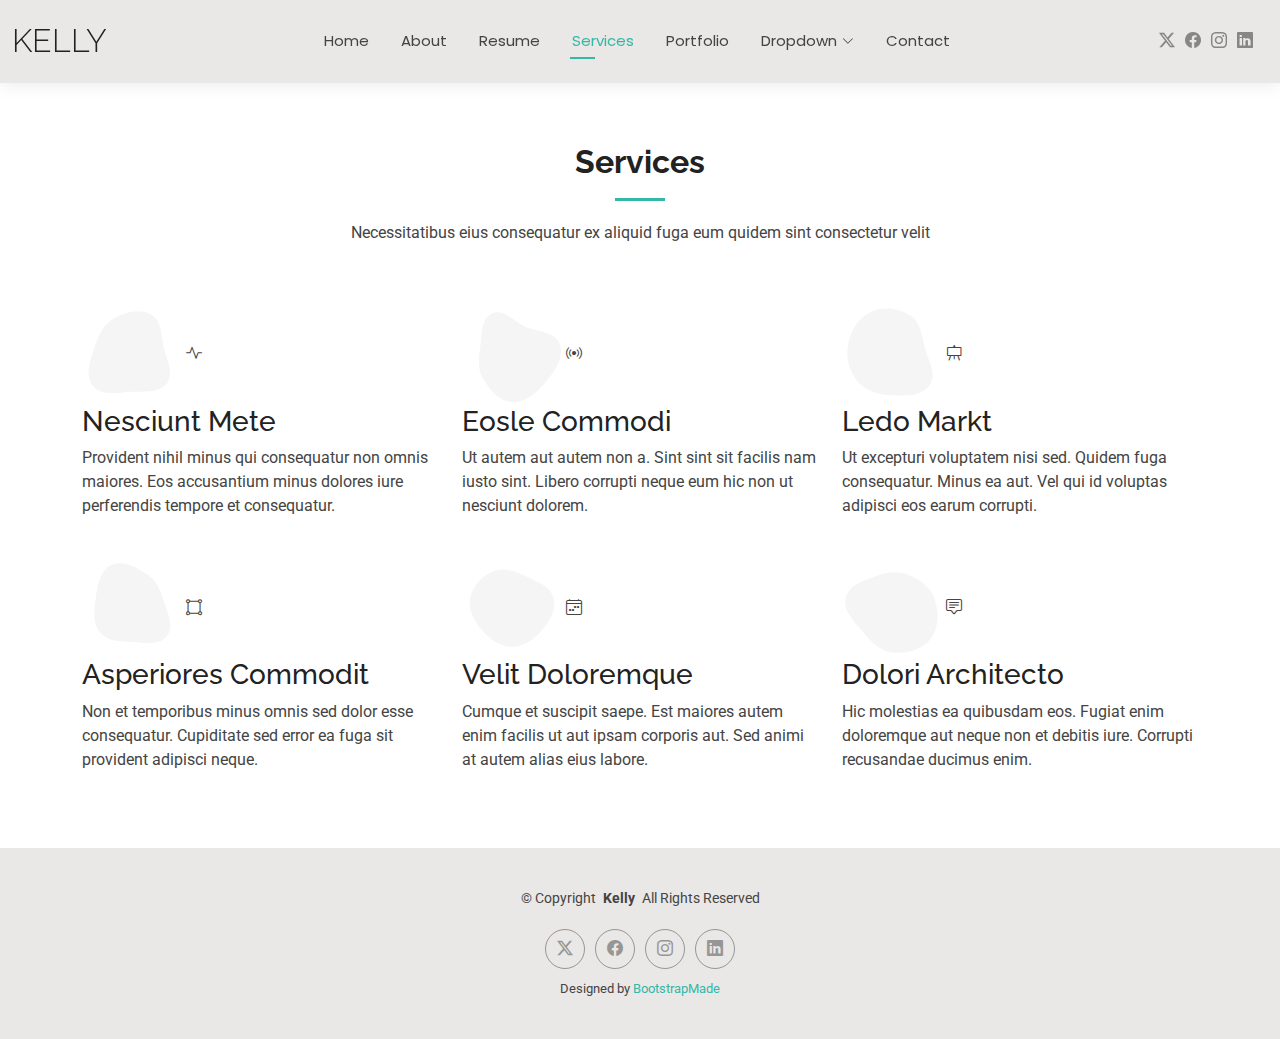
<file: services.html>
<!DOCTYPE html>
<html lang="en">

<head>
  <meta charset="utf-8">
  <meta content="width=device-width, initial-scale=1.0" name="viewport">
  <title>Services - Kelly Bootstrap Template</title>
  <meta name="description" content="">
  <meta name="keywords" content="">

  <!-- Favicons -->
  <link href="assets/img/favicon.png" rel="icon">
  <link href="assets/img/apple-touch-icon.png" rel="apple-touch-icon">

  <!-- Fonts -->
  <link href="https://fonts.googleapis.com" rel="preconnect">
  <link href="https://fonts.gstatic.com" rel="preconnect" crossorigin>
  <link href="https://fonts.googleapis.com/css2?family=Roboto:ital,wght@0,100;0,300;0,400;0,500;0,700;0,900;1,100;1,300;1,400;1,500;1,700;1,900&family=Poppins:ital,wght@0,100;0,200;0,300;0,400;0,500;0,600;0,700;0,800;0,900;1,100;1,200;1,300;1,400;1,500;1,600;1,700;1,800;1,900&family=Raleway:ital,wght@0,100;0,200;0,300;0,400;0,500;0,600;0,700;0,800;0,900;1,100;1,200;1,300;1,400;1,500;1,600;1,700;1,800;1,900&display=swap" rel="stylesheet">

  <!-- Vendor CSS Files -->
  <link href="assets/vendor/bootstrap/css/bootstrap.min.css" rel="stylesheet">
  <link href="assets/vendor/bootstrap-icons/bootstrap-icons.css" rel="stylesheet">
  <link href="assets/vendor/aos/aos.css" rel="stylesheet">
  <link href="assets/vendor/swiper/swiper-bundle.min.css" rel="stylesheet">
  <link href="assets/vendor/glightbox/css/glightbox.min.css" rel="stylesheet">

  <!-- Main CSS File -->
  <link href="assets/css/main.css" rel="stylesheet">

  <!-- =======================================================
  * Template Name: Kelly
  * Template URL: https://bootstrapmade.com/kelly-free-bootstrap-cv-resume-html-template/
  * Updated: Aug 07 2024 with Bootstrap v5.3.3
  * Author: BootstrapMade.com
  * License: https://bootstrapmade.com/license/
  ======================================================== -->
</head>

<body class="services-page">

  <header id="header" class="header d-flex align-items-center light-background sticky-top">
    <div class="container-fluid position-relative d-flex align-items-center justify-content-between">

      <a href="index.html" class="logo d-flex align-items-center me-auto me-xl-0">
        <!-- Uncomment the line below if you also wish to use an image logo -->
        <!-- <img src="assets/img/logo.png" alt=""> -->
        <h1 class="sitename">Kelly</h1>
      </a>

      <nav id="navmenu" class="navmenu">
        <ul>
          <li><a href="index.html">Home</a></li>
          <li><a href="about.html">About</a></li>
          <li><a href="resume.html">Resume</a></li>
          <li><a href="services.html" class="active">Services</a></li>
          <li><a href="portfolio.html">Portfolio</a></li>
          <li class="dropdown"><a href="#"><span>Dropdown</span> <i class="bi bi-chevron-down toggle-dropdown"></i></a>
            <ul>
              <li><a href="#">Dropdown 1</a></li>
              <li class="dropdown"><a href="#"><span>Deep Dropdown</span> <i class="bi bi-chevron-down toggle-dropdown"></i></a>
                <ul>
                  <li><a href="#">Deep Dropdown 1</a></li>
                  <li><a href="#">Deep Dropdown 2</a></li>
                  <li><a href="#">Deep Dropdown 3</a></li>
                  <li><a href="#">Deep Dropdown 4</a></li>
                  <li><a href="#">Deep Dropdown 5</a></li>
                </ul>
              </li>
              <li><a href="#">Dropdown 2</a></li>
              <li><a href="#">Dropdown 3</a></li>
              <li><a href="#">Dropdown 4</a></li>
            </ul>
          </li>
          <li><a href="contact.html">Contact</a></li>
        </ul>
        <i class="mobile-nav-toggle d-xl-none bi bi-list"></i>
      </nav>

      <div class="header-social-links">
        <a href="#" class="twitter"><i class="bi bi-twitter-x"></i></a>
        <a href="#" class="facebook"><i class="bi bi-facebook"></i></a>
        <a href="#" class="instagram"><i class="bi bi-instagram"></i></a>
        <a href="#" class="linkedin"><i class="bi bi-linkedin"></i></a>
      </div>

    </div>
  </header>

  <main class="main">

    <!-- Services Section -->
    <section id="services" class="services section">

      <!-- Section Title -->
      <div class="container section-title" data-aos="fade-up">
        <h2>Services</h2>
        <p>Necessitatibus eius consequatur ex aliquid fuga eum quidem sint consectetur velit</p>
      </div><!-- End Section Title -->

      <div class="container">

        <div class="row gy-4">

          <div class="col-lg-4 col-md-6" data-aos="fade-up" data-aos-delay="100">
            <div class="service-item item-cyan position-relative">
              <div class="icon">
                <svg width="100" height="100" viewBox="0 0 600 600" xmlns="http://www.w3.org/2000/svg">
                  <path stroke="none" stroke-width="0" fill="#f5f5f5" d="M300,521.0016835830174C376.1290562159157,517.8887921683347,466.0731472004068,529.7835943286574,510.70327084640275,468.03025145048787C554.3714126377745,407.6079735673963,508.03601936045806,328.9844924480964,491.2728898941984,256.3432110539036C474.5976632858925,184.082847569629,479.9380746630129,96.60480741107993,416.23090153303,58.64404602377083C348.86323505073057,18.502131276798302,261.93793281208167,40.57373210992963,193.5410806939664,78.93577620505333C130.42746243093433,114.334589627462,98.30271207620316,179.96522072025542,76.75703585869454,249.04625023123273C51.97151888228291,328.5150500222984,13.704378332031375,421.85034740162234,66.52175969318436,486.19268352777647C119.04800174914682,550.1803526380478,217.28368757567262,524.383925680826,300,521.0016835830174"></path>
                </svg>
                <i class="bi bi-activity"></i>
              </div>
              <a href="#" class="stretched-link">
                <h3>Nesciunt Mete</h3>
              </a>
              <p>Provident nihil minus qui consequatur non omnis maiores. Eos accusantium minus dolores iure perferendis tempore et consequatur.</p>
            </div>
          </div><!-- End Service Item -->

          <div class="col-lg-4 col-md-6" data-aos="fade-up" data-aos-delay="200">
            <div class="service-item item-orange position-relative">
              <div class="icon">
                <svg width="100" height="100" viewBox="0 0 600 600" xmlns="http://www.w3.org/2000/svg">
                  <path stroke="none" stroke-width="0" fill="#f5f5f5" d="M300,582.0697525312426C382.5290701553225,586.8405444964366,449.9789794690241,525.3245884688669,502.5850820975895,461.55621195738473C556.606425686781,396.0723002908107,615.8543463187945,314.28637112970534,586.6730223649479,234.56875336149918C558.9533121215079,158.8439757836574,454.9685369536778,164.00468322053177,381.49747125262974,130.76875717737553C312.15926192815925,99.40240125094834,248.97055460311594,18.661163978235184,179.8680185752513,50.54337015887873C110.5421016452524,82.52863877960104,119.82277516462835,180.83849132639028,109.12597500060166,256.43424936330496C100.08760227029461,320.3096726198365,92.17705696193138,384.0621239912766,124.79988738764834,439.7174275375508C164.83382741302287,508.01625554203684,220.96474134820875,577.5009287672846,300,582.0697525312426"></path>
                </svg>
                <i class="bi bi-broadcast"></i>
              </div>
              <a href="#" class="stretched-link">
                <h3>Eosle Commodi</h3>
              </a>
              <p>Ut autem aut autem non a. Sint sint sit facilis nam iusto sint. Libero corrupti neque eum hic non ut nesciunt dolorem.</p>
            </div>
          </div><!-- End Service Item -->

          <div class="col-lg-4 col-md-6" data-aos="fade-up" data-aos-delay="300">
            <div class="service-item item-teal position-relative">
              <div class="icon">
                <svg width="100" height="100" viewBox="0 0 600 600" xmlns="http://www.w3.org/2000/svg">
                  <path stroke="none" stroke-width="0" fill="#f5f5f5" d="M300,541.5067337569781C382.14930387511276,545.0595476570109,479.8736841581634,548.3450877840088,526.4010558755058,480.5488172755941C571.5218469581645,414.80211281144784,517.5187510058486,332.0715597781072,496.52539010469104,255.14436215662573C477.37192572678356,184.95920475031193,473.57363656557914,105.61284051026155,413.0603344069578,65.22779650032875C343.27470386102294,18.654635553484475,251.2091493199835,5.337323636656869,175.0934190732945,40.62881213300186C97.87086631185822,76.43348514350839,51.98124368387456,156.15599469081315,36.44837278890362,239.84606092416172C21.716077023791087,319.22268207091537,43.775223500013084,401.1760424656574,96.891909868211,461.97329694683043C147.22146801428983,519.5804099606455,223.5754009179313,538.201503339737,300,541.5067337569781"></path>
                </svg>
                <i class="bi bi-easel"></i>
              </div>
              <a href="#" class="stretched-link">
                <h3>Ledo Markt</h3>
              </a>
              <p>Ut excepturi voluptatem nisi sed. Quidem fuga consequatur. Minus ea aut. Vel qui id voluptas adipisci eos earum corrupti.</p>
            </div>
          </div><!-- End Service Item -->

          <div class="col-lg-4 col-md-6" data-aos="fade-up" data-aos-delay="400">
            <div class="service-item item-red position-relative">
              <div class="icon">
                <svg width="100" height="100" viewBox="0 0 600 600" xmlns="http://www.w3.org/2000/svg">
                  <path stroke="none" stroke-width="0" fill="#f5f5f5" d="M300,503.46388370962813C374.79870501325706,506.71871716319447,464.8034551963731,527.1746412648533,510.4981551193396,467.86667711651364C555.9287308511215,408.9015244558933,512.6030010748507,327.5744911775523,490.211057578863,256.5855673507754C471.097692560561,195.9906835881958,447.69079081568157,138.11976852964426,395.19560036434837,102.3242989838813C329.3053358748298,57.3949838291264,248.02791733380457,8.279543830951368,175.87071277845988,42.242879143198664C103.41431057327972,76.34704239035025,93.79494320519305,170.9812938413882,81.28167332365135,250.07896920659033C70.17666984294237,320.27484674793965,64.84698225790005,396.69656628748305,111.28512138212992,450.4950937839243C156.20124167950087,502.5303643271138,231.32542653798444,500.4755392045468,300,503.46388370962813"></path>
                </svg>
                <i class="bi bi-bounding-box-circles"></i>
              </div>
              <a href="#" class="stretched-link">
                <h3>Asperiores Commodit</h3>
              </a>
              <p>Non et temporibus minus omnis sed dolor esse consequatur. Cupiditate sed error ea fuga sit provident adipisci neque.</p>
              <a href="#" class="stretched-link"></a>
            </div>
          </div><!-- End Service Item -->

          <div class="col-lg-4 col-md-6" data-aos="fade-up" data-aos-delay="500">
            <div class="service-item item-indigo position-relative">
              <div class="icon">
                <svg width="100" height="100" viewBox="0 0 600 600" xmlns="http://www.w3.org/2000/svg">
                  <path stroke="none" stroke-width="0" fill="#f5f5f5" d="M300,532.3542879108572C369.38199826031484,532.3153073249985,429.10787420159085,491.63046689027357,474.5244479745417,439.17860296908856C522.8885846962883,383.3225815378663,569.1668002868075,314.3205725914397,550.7432151929288,242.7694973846089C532.6665558377875,172.5657663291529,456.2379748765914,142.6223662098291,390.3689995646985,112.34683881706744C326.66090330228417,83.06452184765237,258.84405631176094,53.51806209861945,193.32584062364296,78.48882559362697C121.61183558270385,105.82097193414197,62.805066853699245,167.19869350419734,48.57481801355237,242.6138429142374C34.843463184063346,315.3850353017275,76.69343916112496,383.4422959591041,125.22947124332185,439.3748458443577C170.7312796277747,491.8107796887764,230.57421082200815,532.3932930995766,300,532.3542879108572"></path>
                </svg>
                <i class="bi bi-calendar4-week icon"></i>
              </div>
              <a href="#" class="stretched-link">
                <h3>Velit Doloremque</h3>
              </a>
              <p>Cumque et suscipit saepe. Est maiores autem enim facilis ut aut ipsam corporis aut. Sed animi at autem alias eius labore.</p>
              <a href="#" class="stretched-link"></a>
            </div>
          </div><!-- End Service Item -->

          <div class="col-lg-4 col-md-6" data-aos="fade-up" data-aos-delay="600">
            <div class="service-item item-pink position-relative">
              <div class="icon">
                <svg width="100" height="100" viewBox="0 0 600 600" xmlns="http://www.w3.org/2000/svg">
                  <path stroke="none" stroke-width="0" fill="#f5f5f5" d="M300,566.797414625762C385.7384707136149,576.1784315230908,478.7894351017131,552.8928747891023,531.9192734346935,484.94944893311C584.6109503024035,417.5663521118492,582.489472248146,322.67544863468447,553.9536738515405,242.03673114598146C529.1557734026468,171.96086150256528,465.24506316201064,127.66468636344209,395.9583748389544,100.7403814666027C334.2173773831606,76.7482773500951,269.4350130405921,84.62216499799875,207.1952322260088,107.2889140133804C132.92018162631612,134.33871894543012,41.79353780512637,160.00259165414826,22.644507872594943,236.69541883565114C3.319112789854554,314.0945973066697,72.72355303640163,379.243833228382,124.04198916343866,440.3218312028393C172.9286146004772,498.5055451809895,224.45579914871206,558.5317968840102,300,566.797414625762"></path>
                </svg>
                <i class="bi bi-chat-square-text"></i>
              </div>
              <a href="#" class="stretched-link">
                <h3>Dolori Architecto</h3>
              </a>
              <p>Hic molestias ea quibusdam eos. Fugiat enim doloremque aut neque non et debitis iure. Corrupti recusandae ducimus enim.</p>
              <a href="#" class="stretched-link"></a>
            </div>
          </div><!-- End Service Item -->

        </div>

      </div>

    </section><!-- /Services Section -->

  </main>

  <footer id="footer" class="footer light-background">

    <div class="container">
      <div class="copyright text-center ">
        <p>© <span>Copyright</span> <strong class="px-1 sitename">Kelly</strong> <span>All Rights Reserved<br></span></p>
      </div>
      <div class="social-links d-flex justify-content-center">
        <a href=""><i class="bi bi-twitter-x"></i></a>
        <a href=""><i class="bi bi-facebook"></i></a>
        <a href=""><i class="bi bi-instagram"></i></a>
        <a href=""><i class="bi bi-linkedin"></i></a>
      </div>
      <div class="credits">
        <!-- All the links in the footer should remain intact. -->
        <!-- You can delete the links only if you've purchased the pro version. -->
        <!-- Licensing information: https://bootstrapmade.com/license/ -->
        <!-- Purchase the pro version with working PHP/AJAX contact form: [buy-url] -->
        Designed by <a href="https://bootstrapmade.com/">BootstrapMade</a>
      </div>
    </div>

  </footer>

  <!-- Scroll Top -->
  <a href="#" id="scroll-top" class="scroll-top d-flex align-items-center justify-content-center"><i class="bi bi-arrow-up-short"></i></a>

  <!-- Preloader -->
  <div id="preloader"></div>

  <!-- Vendor JS Files -->
  <script src="assets/vendor/bootstrap/js/bootstrap.bundle.min.js"></script>
  <script src="assets/vendor/php-email-form/validate.js"></script>
  <script src="assets/vendor/aos/aos.js"></script>
  <script src="assets/vendor/waypoints/noframework.waypoints.js"></script>
  <script src="assets/vendor/purecounter/purecounter_vanilla.js"></script>
  <script src="assets/vendor/swiper/swiper-bundle.min.js"></script>
  <script src="assets/vendor/glightbox/js/glightbox.min.js"></script>
  <script src="assets/vendor/imagesloaded/imagesloaded.pkgd.min.js"></script>
  <script src="assets/vendor/isotope-layout/isotope.pkgd.min.js"></script>

  <!-- Main JS File -->
  <script src="assets/js/main.js"></script>

</body>

</html>
</file>
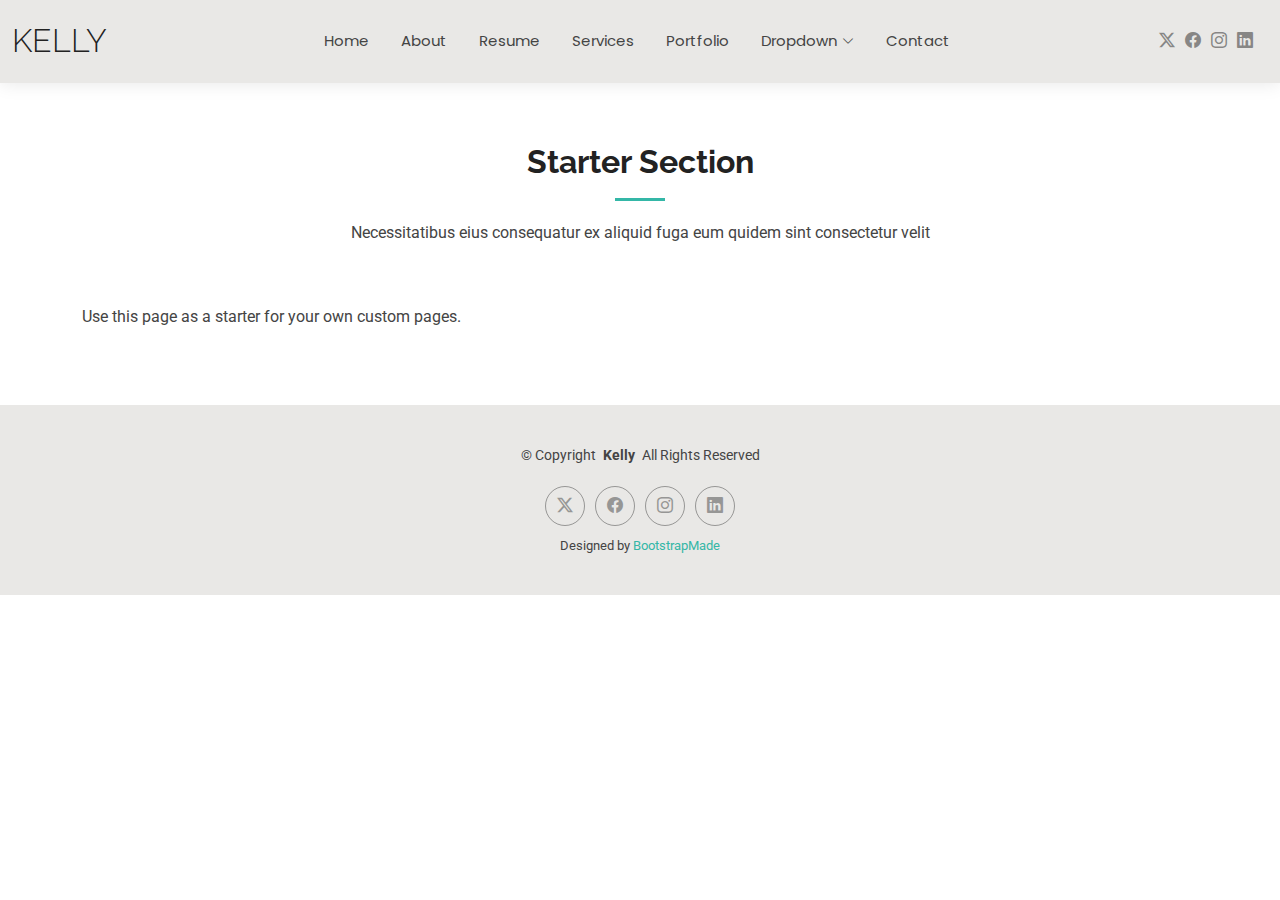
<file: starter-page.html>
<!DOCTYPE html>
<html lang="en">

<head>
  <meta charset="utf-8">
  <meta content="width=device-width, initial-scale=1.0" name="viewport">
  <title>Starter Page - Kelly Bootstrap Template</title>
  <meta name="description" content="">
  <meta name="keywords" content="">

  <!-- Favicons -->
  <link href="assets/img/favicon.png" rel="icon">
  <link href="assets/img/apple-touch-icon.png" rel="apple-touch-icon">

  <!-- Fonts -->
  <link href="https://fonts.googleapis.com" rel="preconnect">
  <link href="https://fonts.gstatic.com" rel="preconnect" crossorigin>
  <link href="https://fonts.googleapis.com/css2?family=Roboto:ital,wght@0,100;0,300;0,400;0,500;0,700;0,900;1,100;1,300;1,400;1,500;1,700;1,900&family=Poppins:ital,wght@0,100;0,200;0,300;0,400;0,500;0,600;0,700;0,800;0,900;1,100;1,200;1,300;1,400;1,500;1,600;1,700;1,800;1,900&family=Raleway:ital,wght@0,100;0,200;0,300;0,400;0,500;0,600;0,700;0,800;0,900;1,100;1,200;1,300;1,400;1,500;1,600;1,700;1,800;1,900&display=swap" rel="stylesheet">

  <!-- Vendor CSS Files -->
  <link href="assets/vendor/bootstrap/css/bootstrap.min.css" rel="stylesheet">
  <link href="assets/vendor/bootstrap-icons/bootstrap-icons.css" rel="stylesheet">
  <link href="assets/vendor/aos/aos.css" rel="stylesheet">
  <link href="assets/vendor/swiper/swiper-bundle.min.css" rel="stylesheet">
  <link href="assets/vendor/glightbox/css/glightbox.min.css" rel="stylesheet">

  <!-- Main CSS File -->
  <link href="assets/css/main.css" rel="stylesheet">

  <!-- =======================================================
  * Template Name: Kelly
  * Template URL: https://bootstrapmade.com/kelly-free-bootstrap-cv-resume-html-template/
  * Updated: Aug 07 2024 with Bootstrap v5.3.3
  * Author: BootstrapMade.com
  * License: https://bootstrapmade.com/license/
  ======================================================== -->
</head>

<body class="starter-page-page">

  <header id="header" class="header d-flex align-items-center light-background sticky-top">
    <div class="container-fluid position-relative d-flex align-items-center justify-content-between">

      <a href="index.html" class="logo d-flex align-items-center me-auto me-xl-0">
        <!-- Uncomment the line below if you also wish to use an image logo -->
        <!-- <img src="assets/img/logo.png" alt=""> -->
        <h1 class="sitename">Kelly</h1>
      </a>

      <nav id="navmenu" class="navmenu">
        <ul>
          <li><a href="index.html">Home</a></li>
          <li><a href="about.html">About</a></li>
          <li><a href="resume.html">Resume</a></li>
          <li><a href="services.html">Services</a></li>
          <li><a href="portfolio.html">Portfolio</a></li>
          <li class="dropdown"><a href="#"><span>Dropdown</span> <i class="bi bi-chevron-down toggle-dropdown"></i></a>
            <ul>
              <li><a href="#">Dropdown 1</a></li>
              <li class="dropdown"><a href="#"><span>Deep Dropdown</span> <i class="bi bi-chevron-down toggle-dropdown"></i></a>
                <ul>
                  <li><a href="#">Deep Dropdown 1</a></li>
                  <li><a href="#">Deep Dropdown 2</a></li>
                  <li><a href="#">Deep Dropdown 3</a></li>
                  <li><a href="#">Deep Dropdown 4</a></li>
                  <li><a href="#">Deep Dropdown 5</a></li>
                </ul>
              </li>
              <li><a href="#">Dropdown 2</a></li>
              <li><a href="#">Dropdown 3</a></li>
              <li><a href="#">Dropdown 4</a></li>
            </ul>
          </li>
          <li><a href="contact.html">Contact</a></li>
        </ul>
        <i class="mobile-nav-toggle d-xl-none bi bi-list"></i>
      </nav>

      <div class="header-social-links">
        <a href="#" class="twitter"><i class="bi bi-twitter-x"></i></a>
        <a href="#" class="facebook"><i class="bi bi-facebook"></i></a>
        <a href="#" class="instagram"><i class="bi bi-instagram"></i></a>
        <a href="#" class="linkedin"><i class="bi bi-linkedin"></i></a>
      </div>

    </div>
  </header>

  <main class="main">

    <!-- Starter Section Section -->
    <section id="starter-section" class="starter-section section">

      <!-- Section Title -->
      <div class="container section-title" data-aos="fade-up">
        <h2>Starter Section</h2>
        <p>Necessitatibus eius consequatur ex aliquid fuga eum quidem sint consectetur velit</p>
      </div><!-- End Section Title -->

      <div class="container" data-aos="fade-up">
        <p>Use this page as a starter for your own custom pages.</p>
      </div>

    </section><!-- /Starter Section Section -->

  </main>

  <footer id="footer" class="footer light-background">

    <div class="container">
      <div class="copyright text-center ">
        <p>© <span>Copyright</span> <strong class="px-1 sitename">Kelly</strong> <span>All Rights Reserved<br></span></p>
      </div>
      <div class="social-links d-flex justify-content-center">
        <a href=""><i class="bi bi-twitter-x"></i></a>
        <a href=""><i class="bi bi-facebook"></i></a>
        <a href=""><i class="bi bi-instagram"></i></a>
        <a href=""><i class="bi bi-linkedin"></i></a>
      </div>
      <div class="credits">
        <!-- All the links in the footer should remain intact. -->
        <!-- You can delete the links only if you've purchased the pro version. -->
        <!-- Licensing information: https://bootstrapmade.com/license/ -->
        <!-- Purchase the pro version with working PHP/AJAX contact form: [buy-url] -->
        Designed by <a href="https://bootstrapmade.com/">BootstrapMade</a>
      </div>
    </div>

  </footer>

  <!-- Scroll Top -->
  <a href="#" id="scroll-top" class="scroll-top d-flex align-items-center justify-content-center"><i class="bi bi-arrow-up-short"></i></a>

  <!-- Preloader -->
  <div id="preloader"></div>

  <!-- Vendor JS Files -->
  <script src="assets/vendor/bootstrap/js/bootstrap.bundle.min.js"></script>
  <script src="assets/vendor/php-email-form/validate.js"></script>
  <script src="assets/vendor/aos/aos.js"></script>
  <script src="assets/vendor/waypoints/noframework.waypoints.js"></script>
  <script src="assets/vendor/purecounter/purecounter_vanilla.js"></script>
  <script src="assets/vendor/swiper/swiper-bundle.min.js"></script>
  <script src="assets/vendor/glightbox/js/glightbox.min.js"></script>
  <script src="assets/vendor/imagesloaded/imagesloaded.pkgd.min.js"></script>
  <script src="assets/vendor/isotope-layout/isotope.pkgd.min.js"></script>

  <!-- Main JS File -->
  <script src="assets/js/main.js"></script>

</body>

</html>
</file>
<file: assets/css/main.css>
/**
* Template Name: Kelly
* Template URL: https://bootstrapmade.com/kelly-free-bootstrap-cv-resume-html-template/
* Updated: Aug 07 2024 with Bootstrap v5.3.3
* Author: BootstrapMade.com
* License: https://bootstrapmade.com/license/
*/

/*--------------------------------------------------------------
# Font & Color Variables
# Help: https://bootstrapmade.com/color-system/
--------------------------------------------------------------*/
/* Fonts */
:root {
  --default-font: "Roboto",  system-ui, -apple-system, "Segoe UI", Roboto, "Helvetica Neue", Arial, "Noto Sans", "Liberation Sans", sans-serif, "Apple Color Emoji", "Segoe UI Emoji", "Segoe UI Symbol", "Noto Color Emoji";
  --heading-font: "Raleway",  sans-serif;
  --nav-font: "Poppins",  sans-serif;
}

/* Global Colors - The following color variables are used throughout the website. Updating them here will change the color scheme of the entire website */
:root { 
  --background-color: #ffffff; /* Background color for the entire website, including individual sections */
  --default-color: #444444; /* Default color used for the majority of the text content across the entire website */
  --heading-color: #222222; /* Color for headings, subheadings and title throughout the website */
  --accent-color: #34b7a7; /* Accent color that represents your brand on the website. It's used for buttons, links, and other elements that need to stand out */
  --surface-color: #ffffff; /* The surface color is used as a background of boxed elements within sections, such as cards, icon boxes, or other elements that require a visual separation from the global background. */
  --contrast-color: #ffffff; /* Contrast color for text, ensuring readability against backgrounds of accent, heading, or default colors. */
}

/* Nav Menu Colors - The following color variables are used specifically for the navigation menu. They are separate from the global colors to allow for more customization options */
:root {
  --nav-color: #444444;  /* The default color of the main navmenu links */
  --nav-hover-color: #34b7a7; /* Applied to main navmenu links when they are hovered over or active */
  --nav-mobile-background-color: #ffffff; /* Used as the background color for mobile navigation menu */
  --nav-dropdown-background-color: #ffffff; /* Used as the background color for dropdown items that appear when hovering over primary navigation items */
  --nav-dropdown-color: #444444; /* Used for navigation links of the dropdown items in the navigation menu. */
  --nav-dropdown-hover-color: #34b7a7; /* Similar to --nav-hover-color, this color is applied to dropdown navigation links when they are hovered over. */
}

/* Color Presets - These classes override global colors when applied to any section or element, providing reuse of the sam color scheme. */

.light-background {
  --background-color: #e9e8e6;
  --surface-color: #ffffff;
}

.dark-background {
  --background-color: #060606;
  --default-color: #ffffff;
  --heading-color: #ffffff;
  --surface-color: #252525;
  --contrast-color: #ffffff;
}

/* Smooth scroll */
:root {
  scroll-behavior: smooth;
}

/*--------------------------------------------------------------
# General Styling & Shared Classes
--------------------------------------------------------------*/
body {
  color: var(--default-color);
  background-color: var(--background-color);
  font-family: var(--default-font);
}

a {
  color: var(--accent-color);
  text-decoration: none;
  transition: 0.3s;
}

a:hover {
  color: color-mix(in srgb, var(--accent-color), transparent 25%);
  text-decoration: none;
}

h1,
h2,
h3,
h4,
h5,
h6 {
  color: var(--heading-color);
  font-family: var(--heading-font);
}

/* PHP Email Form Messages
------------------------------*/
.php-email-form .error-message {
  display: none;
  background: #df1529;
  color: #ffffff;
  text-align: left;
  padding: 15px;
  margin-bottom: 24px;
  font-weight: 600;
}

.php-email-form .sent-message {
  display: none;
  color: #ffffff;
  background: #059652;
  text-align: center;
  padding: 15px;
  margin-bottom: 24px;
  font-weight: 600;
}

.php-email-form .loading {
  display: none;
  background: var(--surface-color);
  text-align: center;
  padding: 15px;
  margin-bottom: 24px;
}

.php-email-form .loading:before {
  content: "";
  display: inline-block;
  border-radius: 50%;
  width: 24px;
  height: 24px;
  margin: 0 10px -6px 0;
  border: 3px solid var(--accent-color);
  border-top-color: var(--surface-color);
  animation: php-email-form-loading 1s linear infinite;
}

@keyframes php-email-form-loading {
  0% {
    transform: rotate(0deg);
  }

  100% {
    transform: rotate(360deg);
  }
}

/*--------------------------------------------------------------
# Global Header
--------------------------------------------------------------*/
.header {
  color: var(--default-color);
  background-color: var(--background-color);
  padding: 15px 0;
  transition: all 0.5s;
  z-index: 997;
  box-shadow: 0px 0 18px rgba(0, 0, 0, 0.1);
}

.header .logo {
  line-height: 1;
}

.header .logo img {
  max-height: 36px;
  margin-right: 8px;
}

.header .logo h1 {
  font-size: 32px;
  margin: 0;
  font-weight: 300;
  text-transform: uppercase;
  color: var(--heading-color);
}

.header .header-social-links {
  padding-right: 15px;
}

.header .header-social-links a {
  color: color-mix(in srgb, var(--default-color), transparent 40%);
  padding-left: 6px;
  display: inline-block;
  transition: 0.3s;
  font-size: 16px;
}

.header .header-social-links a:hover {
  color: var(--accent-color);
}

.header .header-social-links a i {
  line-height: 0px;
}

@media (max-width: 1200px) {
  .header .logo {
    order: 1;
  }

  .header .header-social-links {
    order: 2;
  }

  .header .navmenu {
    order: 3;
  }
}

/*--------------------------------------------------------------
# Navigation Menu
--------------------------------------------------------------*/
/* Desktop Navigation */
@media (min-width: 1200px) {
  .navmenu {
    padding: 0;
  }

  .navmenu ul {
    margin: 0;
    padding: 0;
    display: flex;
    list-style: none;
    align-items: center;
  }

  .navmenu li {
    position: relative;
  }

  .navmenu>ul>li {
    white-space: nowrap;
    padding: 15px 14px;
  }

  .navmenu>ul>li:last-child {
    padding-right: 0;
  }

  .navmenu a,
  .navmenu a:focus {
    color: var(--nav-color);
    font-size: 15px;
    padding: 0 2px;
    font-family: var(--nav-font);
    font-weight: 400;
    display: flex;
    align-items: center;
    justify-content: space-between;
    white-space: nowrap;
    transition: 0.3s;
    position: relative;
  }

  .navmenu a i,
  .navmenu a:focus i {
    font-size: 12px;
    line-height: 0;
    margin-left: 5px;
    transition: 0.3s;
  }

  .navmenu>ul>li>a:before {
    content: "";
    position: absolute;
    height: 2px;
    bottom: -6px;
    left: 0;
    background-color: var(--nav-hover-color);
    visibility: hidden;
    width: 0px;
    transition: all 0.3s ease-in-out 0s;
  }

  .navmenu a:hover:before,
  .navmenu li:hover>a:before,
  .navmenu .active:before {
    visibility: visible;
    width: 25px;
  }

  .navmenu li:hover>a,
  .navmenu .active,
  .navmenu .active:focus {
    color: var(--nav-hover-color);
  }

  .navmenu .dropdown ul {
    margin: 0;
    padding: 10px 0;
    background: var(--nav-dropdown-background-color);
    display: block;
    position: absolute;
    visibility: hidden;
    left: 14px;
    top: 130%;
    opacity: 0;
    transition: 0.3s;
    border-radius: 4px;
    z-index: 99;
    box-shadow: 0px 0px 30px rgba(0, 0, 0, 0.1);
  }

  .navmenu .dropdown ul li {
    min-width: 200px;
  }

  .navmenu .dropdown ul a {
    padding: 10px 20px;
    font-size: 15px;
    text-transform: none;
    color: var(--nav-dropdown-color);
  }

  .navmenu .dropdown ul a i {
    font-size: 12px;
  }

  .navmenu .dropdown ul a:hover,
  .navmenu .dropdown ul .active:hover,
  .navmenu .dropdown ul li:hover>a {
    color: var(--nav-dropdown-hover-color);
  }

  .navmenu .dropdown:hover>ul {
    opacity: 1;
    top: 100%;
    visibility: visible;
  }

  .navmenu .dropdown .dropdown ul {
    top: 0;
    left: -90%;
    visibility: hidden;
  }

  .navmenu .dropdown .dropdown:hover>ul {
    opacity: 1;
    top: 0;
    left: -100%;
    visibility: visible;
  }
}

/* Mobile Navigation */
@media (max-width: 1199px) {
  .mobile-nav-toggle {
    color: var(--nav-color);
    font-size: 28px;
    line-height: 0;
    margin-right: 10px;
    cursor: pointer;
    transition: color 0.3s;
  }

  .navmenu {
    padding: 0;
    z-index: 9997;
  }

  .navmenu ul {
    display: none;
    list-style: none;
    position: absolute;
    inset: 60px 20px 20px 20px;
    padding: 10px 0;
    margin: 0;
    border-radius: 6px;
    background-color: var(--nav-mobile-background-color);
    border: 1px solid color-mix(in srgb, var(--default-color), transparent 90%);
    box-shadow: none;
    overflow-y: auto;
    transition: 0.3s;
    z-index: 9998;
  }

  .navmenu a,
  .navmenu a:focus {
    color: var(--nav-dropdown-color);
    padding: 10px 20px;
    font-family: var(--nav-font);
    font-size: 17px;
    font-weight: 500;
    display: flex;
    align-items: center;
    justify-content: space-between;
    white-space: nowrap;
    transition: 0.3s;
  }

  .navmenu a i,
  .navmenu a:focus i {
    font-size: 12px;
    line-height: 0;
    margin-left: 5px;
    width: 30px;
    height: 30px;
    display: flex;
    align-items: center;
    justify-content: center;
    border-radius: 50%;
    transition: 0.3s;
    background-color: color-mix(in srgb, var(--accent-color), transparent 90%);
  }

  .navmenu a i:hover,
  .navmenu a:focus i:hover {
    background-color: var(--accent-color);
    color: var(--contrast-color);
  }

  .navmenu a:hover,
  .navmenu .active,
  .navmenu .active:focus {
    color: var(--nav-dropdown-hover-color);
  }

  .navmenu .active i,
  .navmenu .active:focus i {
    background-color: var(--accent-color);
    color: var(--contrast-color);
    transform: rotate(180deg);
  }

  .navmenu .dropdown ul {
    position: static;
    display: none;
    z-index: 99;
    padding: 10px 0;
    margin: 10px 20px;
    background-color: var(--nav-dropdown-background-color);
    transition: all 0.5s ease-in-out;
  }

  .navmenu .dropdown ul ul {
    background-color: rgba(33, 37, 41, 0.1);
  }

  .navmenu .dropdown>.dropdown-active {
    display: block;
    background-color: rgba(33, 37, 41, 0.03);
  }

  .mobile-nav-active {
    overflow: hidden;
  }

  .mobile-nav-active .mobile-nav-toggle {
    color: #fff;
    position: absolute;
    font-size: 32px;
    top: 15px;
    right: 15px;
    margin-right: 0;
    z-index: 9999;
  }

  .mobile-nav-active .navmenu {
    position: fixed;
    overflow: hidden;
    inset: 0;
    background: rgba(33, 37, 41, 0.8);
    transition: 0.3s;
  }

  .mobile-nav-active .navmenu>ul {
    display: block;
  }
}

/*--------------------------------------------------------------
# Global Footer
--------------------------------------------------------------*/
.footer {
  color: var(--default-color);
  background-color: var(--background-color);
  font-size: 14px;
  padding: 40px 0;
  position: relative;
}

.footer .copyright p {
  margin-bottom: 0;
}

.footer .social-links {
  margin-top: 20px;
}

.footer .social-links a {
  display: flex;
  align-items: center;
  justify-content: center;
  width: 40px;
  height: 40px;
  border-radius: 50%;
  border: 1px solid color-mix(in srgb, var(--default-color), transparent 50%);
  font-size: 16px;
  color: color-mix(in srgb, var(--default-color), transparent 50%);
  margin: 0 5px;
  transition: 0.3s;
}

.footer .social-links a:hover {
  color: var(--accent-color);
  border-color: var(--accent-color);
}

.footer .credits {
  margin-top: 10px;
  font-size: 13px;
  text-align: center;
}

/*--------------------------------------------------------------
# Preloader
--------------------------------------------------------------*/
#preloader {
  position: fixed;
  inset: 0;
  z-index: 9999;
  overflow: hidden;
  background-color: var(--background-color);
  transition: all 0.6s ease-out;
  width: 100%;
  height: 100vh;
}

#preloader:before,
#preloader:after {
  content: "";
  position: absolute;
  border: 4px solid var(--accent-color);
  border-radius: 50%;
  animation: animate-preloader 2s cubic-bezier(0, 0.2, 0.8, 1) infinite;
}

#preloader:after {
  animation-delay: -0.5s;
}

@keyframes animate-preloader {
  0% {
    width: 10px;
    height: 10px;
    top: calc(50% - 5px);
    left: calc(50% - 5px);
    opacity: 1;
  }

  100% {
    width: 72px;
    height: 72px;
    top: calc(50% - 36px);
    left: calc(50% - 36px);
    opacity: 0;
  }
}

/*--------------------------------------------------------------
# Scroll Top Button
--------------------------------------------------------------*/
.scroll-top {
  position: fixed;
  visibility: hidden;
  opacity: 0;
  right: 15px;
  bottom: -15px;
  z-index: 99999;
  background-color: var(--accent-color);
  width: 44px;
  height: 44px;
  border-radius: 50px;
  transition: all 0.4s;
}

.scroll-top i {
  font-size: 24px;
  color: var(--contrast-color);
  line-height: 0;
}

.scroll-top:hover {
  background-color: color-mix(in srgb, var(--accent-color), transparent 20%);
  color: var(--contrast-color);
}

.scroll-top.active {
  visibility: visible;
  opacity: 1;
  bottom: 15px;
}

/*--------------------------------------------------------------
# Disable aos animation delay on mobile devices
--------------------------------------------------------------*/
@media screen and (max-width: 768px) {
  [data-aos-delay] {
    transition-delay: 0 !important;
  }
}

/*--------------------------------------------------------------
# Global Page Titles & Breadcrumbs
--------------------------------------------------------------*/
.page-title {
  color: var(--default-color);
  background-color: var(--background-color);
  padding: 25px 0;
  position: relative;
  border-bottom: 1px solid color-mix(in srgb, var(--default-color), transparent 85%);
}

.page-title h1 {
  font-size: 24px;
  font-weight: 400;
}

.page-title .breadcrumbs ol {
  display: flex;
  flex-wrap: wrap;
  list-style: none;
  padding: 0;
  margin: 0;
  font-size: 14px;
  font-weight: 400;
}

.page-title .breadcrumbs ol li+li {
  padding-left: 10px;
}

.page-title .breadcrumbs ol li+li::before {
  content: "/";
  display: inline-block;
  padding-right: 10px;
  color: color-mix(in srgb, var(--default-color), transparent 70%);
}

/*--------------------------------------------------------------
# Global Sections
--------------------------------------------------------------*/
section,
.section {
  color: var(--default-color);
  background-color: var(--background-color);
  padding: 60px 0;
  scroll-margin-top: 100px;
  overflow: clip;
}

@media (max-width: 1199px) {

  section,
  .section {
    scroll-margin-top: 66px;
  }
}

/*--------------------------------------------------------------
# Global Section Titles
--------------------------------------------------------------*/
.section-title {
  text-align: center;
  padding-bottom: 60px;
  position: relative;
}

.section-title h2 {
  font-size: 32px;
  font-weight: 700;
  margin-bottom: 20px;
  padding-bottom: 20px;
  position: relative;
}

.section-title h2:after {
  content: "";
  position: absolute;
  display: block;
  width: 50px;
  height: 3px;
  background: var(--accent-color);
  left: 0;
  right: 0;
  bottom: 0;
  margin: auto;
}

.section-title p {
  margin-bottom: 0;
}

/*--------------------------------------------------------------
# Hero Section
--------------------------------------------------------------*/
.hero {
  width: 100%;
  min-height: calc(100vh - 82px);
  position: relative;
  padding: 80px 0;
  display: flex;
  align-items: center;
  justify-content: center;
}

@media (max-width: 1200px) {
  .hero {
    min-height: calc(100vh - 68px);
  }
}

.hero img {
  position: absolute;
  inset: 0;
  display: block;
  width: 100%;
  height: 100%;
  object-fit: cover;
  z-index: 1;
}

.hero .container {
  position: relative;
  z-index: 3;
}

.hero h2 {
  margin: 0;
  font-size: 48px;
  font-weight: 700;
}

.hero p {
  margin: 10px 0 0 0;
  font-size: 24px;
  color: var(--heading-color);
}

.hero .btn-get-started {
  color: var(--contrast-color);
  background: var(--accent-color);
  font-family: var(--heading-font);
  text-transform: uppercase;
  font-weight: 600;
  font-size: 12px;
  letter-spacing: 1px;
  display: inline-block;
  padding: 12px 40px;
  border-radius: 50px;
  transition: 0.5s;
  margin-top: 30px;
}

.hero .btn-get-started:hover {
  background: color-mix(in srgb, var(--accent-color) 90%, white 20%);
}

@media (max-width: 768px) {
  .hero h2 {
    font-size: 32px;
  }

  .hero p {
    font-size: 18px;
  }
}

/*--------------------------------------------------------------
# About Section
--------------------------------------------------------------*/
.about .content h2 {
  font-weight: 700;
  font-size: 24px;
}

.about .content ul {
  list-style: none;
  padding: 0;
}

.about .content ul li {
  margin-bottom: 20px;
  display: flex;
  align-items: center;
}

.about .content ul strong {
  margin-right: 10px;
}

.about .content ul i {
  font-size: 16px;
  margin-right: 5px;
  color: var(--accent-color);
  line-height: 0;
}

/*--------------------------------------------------------------
# Skills Section
--------------------------------------------------------------*/
.skills .progress {
  height: 60px;
  display: block;
  background: none;
  border-radius: 0;
}

.skills .progress .skill {
  color: var(--heading-color);
  padding: 0;
  margin: 0 0 6px 0;
  text-transform: uppercase;
  display: block;
  font-weight: 600;
  font-family: var(--heading-font);
}

.skills .progress .skill .val {
  float: right;
  font-style: normal;
}

.skills .progress-bar-wrap {
  background: color-mix(in srgb, var(--default-color), transparent 90%);
  height: 10px;
}

.skills .progress-bar {
  width: 1px;
  height: 10px;
  transition: 0.9s;
  background-color: var(--accent-color);
}

/*--------------------------------------------------------------
# Stats Section
--------------------------------------------------------------*/
.stats .stats-item {
  padding: 30px;
  width: 100%;
}

.stats .stats-item span {
  color: var(--heading-color);
  font-size: 48px;
  display: block;
  font-weight: 700;
  margin-bottom: 20px;
  padding-bottom: 20px;
  position: relative;
}

.stats .stats-item span:after {
  content: "";
  position: absolute;
  display: block;
  width: 25px;
  height: 3px;
  background: var(--accent-color);
  left: 0;
  right: 0;
  bottom: 0;
  margin: auto;
}

.stats .stats-item p {
  color: color-mix(in srgb, var(--default-color), transparent 40%);
  padding: 0;
  margin: 0;
  font-family: var(--heading-font);
  font-weight: 500;
}

/*--------------------------------------------------------------
# Resume Section
--------------------------------------------------------------*/
.resume .resume-title {
  color: var(--heading-color);
  font-size: 26px;
  font-weight: 700;
  margin-top: 20px;
  margin-bottom: 20px;
}

.resume .resume-item {
  padding: 0 0 20px 20px;
  margin-top: -2px;
  border-left: 2px solid var(--accent-color);
  position: relative;
}

.resume .resume-item h4 {
  line-height: 18px;
  font-size: 18px;
  font-weight: 600;
  text-transform: uppercase;
  color: color-mix(in srgb, var(--default-color), transparent 20%);
  margin-bottom: 10px;
}

.resume .resume-item h5 {
  font-size: 16px;
  padding: 5px 15px;
  display: inline-block;
  font-weight: 600;
  margin-bottom: 10px;
}

.resume .resume-item ul {
  padding-left: 20px;
}

.resume .resume-item ul li {
  padding-bottom: 10px;
}

.resume .resume-item:last-child {
  padding-bottom: 0;
}

.resume .resume-item::before {
  content: "";
  position: absolute;
  width: 16px;
  height: 16px;
  border-radius: 50px;
  left: -9px;
  top: 0;
  background: var(--background-color);
  border: 2px solid var(--accent-color);
}

/*--------------------------------------------------------------
# Contact Section
--------------------------------------------------------------*/
.contact .info-wrap {
  background-color: var(--surface-color);
  box-shadow: 0px 0px 20px rgba(0, 0, 0, 0.1);
  padding: 30px;
}

@media (max-width: 575px) {
  .contact .info-wrap {
    padding: 20px;
  }
}

.contact .info-item {
  margin-bottom: 40px;
}

.contact .info-item i {
  font-size: 20px;
  color: var(--accent-color);
  background: color-mix(in srgb, var(--accent-color), transparent 92%);
  width: 44px;
  height: 44px;
  display: flex;
  justify-content: center;
  align-items: center;
  border-radius: 50px;
  transition: all 0.3s ease-in-out;
  margin-right: 15px;
}

.contact .info-item h3 {
  padding: 0;
  font-size: 18px;
  font-weight: 700;
  margin-bottom: 5px;
}

.contact .info-item p {
  padding: 0;
  margin-bottom: 0;
  font-size: 14px;
}

.contact .info-item:hover i {
  background: var(--accent-color);
  color: var(--contrast-color);
}

.contact .php-email-form {
  background-color: var(--surface-color);
  height: 100%;
  padding: 30px;
  box-shadow: 0px 0px 20px rgba(0, 0, 0, 0.1);
}

@media (max-width: 575px) {
  .contact .php-email-form {
    padding: 20px;
  }
}

.contact .php-email-form input[type=text],
.contact .php-email-form input[type=email],
.contact .php-email-form textarea {
  font-size: 14px;
  padding: 10px 15px;
  box-shadow: none;
  border-radius: 0;
  color: var(--default-color);
  background-color: var(--surface-color);
  border-color: color-mix(in srgb, var(--default-color), transparent 80%);
}

.contact .php-email-form input[type=text]:focus,
.contact .php-email-form input[type=email]:focus,
.contact .php-email-form textarea:focus {
  border-color: var(--accent-color);
}

.contact .php-email-form input[type=text]::placeholder,
.contact .php-email-form input[type=email]::placeholder,
.contact .php-email-form textarea::placeholder {
  color: color-mix(in srgb, var(--default-color), transparent 70%);
}

.contact .php-email-form button[type=submit] {
  color: var(--contrast-color);
  background: var(--accent-color);
  border: 0;
  padding: 10px 30px;
  transition: 0.4s;
  border-radius: 50px;
}

.contact .php-email-form button[type=submit]:hover {
  background: color-mix(in srgb, var(--accent-color), transparent 25%);
}
</file>
